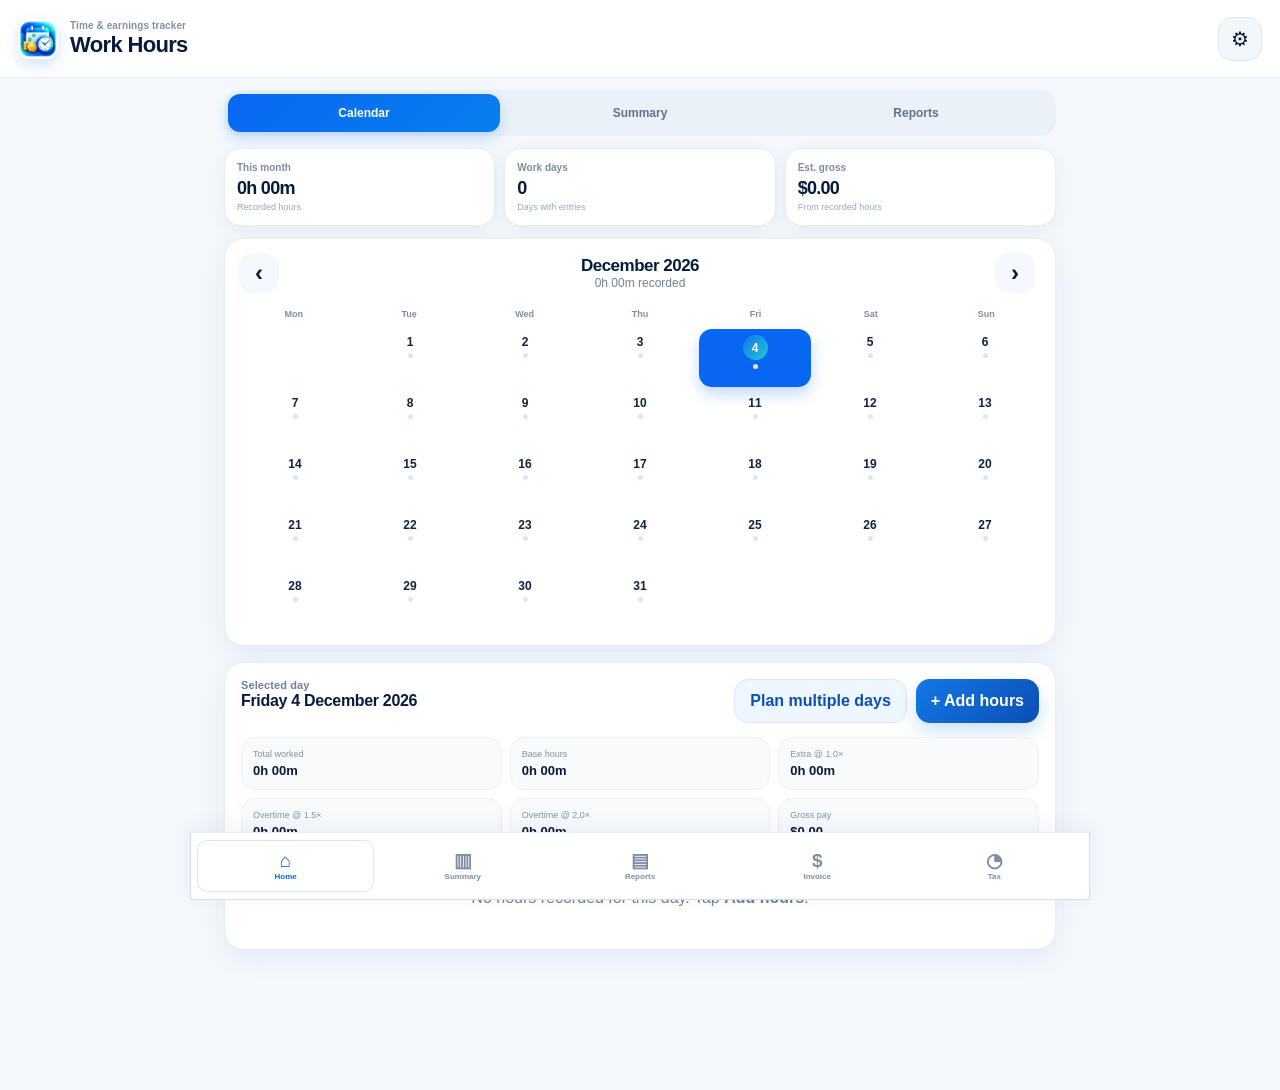
<file: index.html>
<!doctype html>
<html lang="en">
<head>
  <meta charset="utf-8">
  <meta name="viewport" content="width=device-width, initial-scale=1, viewport-fit=cover">
  <meta name="theme-color" content="#0b4fb3">
  <meta name="apple-mobile-web-app-capable" content="yes">
  <meta name="apple-mobile-web-app-status-bar-style" content="black-translucent">
  <title>Work Hours</title>
  <link rel="manifest" href="manifest.json?v=20">
  <link rel="icon" type="image/png" sizes="192x192" href="icons/work-hours-v14-192.png">
  <link rel="apple-touch-icon" sizes="180x180" href="icons/work-hours-v14-180.png">
  <link rel="stylesheet" href="css/style.css?v=20">
</head>
<body>
<header class="topbar">
  <div>
    <div class="eyebrow">Time & earnings tracker</div>
    <h1>Work Hours</h1>
  </div>
  <button id="installBtn" class="ghost hidden">Install</button>
  <a class="top-settings-btn" href="settings.html" aria-label="Settings" title="Settings">⚙</a>
</header>

<main class="container">
  <nav class="view-tabs" aria-label="Primary views">
    <a href="index.html" class="active">Calendar</a>
    <a href="salary.html" class="">Summary</a>
    <a href="timesheets.html" class="">Reports</a>
  </nav>
  <section class="calendar-overview">
    <div><span>This month</span><strong id="overviewHours">0h 00m</strong><small>Recorded hours</small></div>
    <div><span>Work days</span><strong id="overviewDays">0</strong><small>Days with entries</small></div>
    <div><span>Est. gross</span><strong id="overviewGross">$0.00</strong><small>From recorded hours</small></div>
  </section>

  <section class="card calendar-card">
    <div class="calendar-header">
      <button id="prevMonth" class="calendar-nav" aria-label="Previous month">‹</button>
      <div>
        <h2 id="monthTitle"></h2>
        <div id="monthSummary" class="muted small"></div>
      </div>
      <button id="nextMonth" class="calendar-nav" aria-label="Next month">›</button>
    </div>

    <div class="calendar-weekdays">
      <span>Mon</span><span>Tue</span><span>Wed</span><span>Thu</span>
      <span>Fri</span><span>Sat</span><span>Sun</span>
    </div>
    <div id="calendarGrid" class="calendar-grid"></div>
  </section>

  <section class="card selected-day-card">
    <div class="section-head">
      <div>
        <div class="eyebrow dark">Selected day</div>
        <h2 id="selectedDateTitle">Select a date</h2>
      </div>
      <div class="selected-day-actions">
        <button id="bulkHoursBtn" class="secondary">Plan multiple days</button>
        <button id="addHoursBtn" class="primary" disabled>+ Add hours</button>
      </div>
    </div>

    <div id="daySummary" class="day-summary hidden">
      <div><span>Total worked</span><strong id="selectedHours">0h 00m</strong></div>
      <div><span>Base hours</span><strong id="selectedBase">0h 00m</strong></div>
      <div><span>Extra @ 1.0×</span><strong id="selectedExtraNormal">0h 00m</strong></div>
      <div><span>Overtime @ 1.5×</span><strong id="selectedOT15">0h 00m</strong></div>
      <div><span>Overtime @ 2.0×</span><strong id="selectedOT20">0h 00m</strong></div>
      <div><span>Gross pay</span><strong id="selectedPay">$0.00</strong></div>
    </div>
    <div id="selectedEntries" class="selected-entries">
      <div class="empty">Tap a day in the calendar to add or edit your hours.</div>
    </div>
  </section>

  <dialog id="entryDialog">
    <form id="entryForm" class="dialog-form">
      <h2 id="dialogTitle">Add hours</h2>
      <input type="hidden" id="entryId">
      <label>Date<input type="date" id="entryDate" required></label>
      <div class="work-periods-box">
        <div class="work-periods-head">
          <strong>Work periods</strong>
          <button type="button" id="addWorkPeriodBtn" class="secondary small-btn">+ Add work period</button>
        </div>
        <p class="small muted">Use another period if you leave work and come back later.</p>
        <div id="workPeriods">
          <div class="work-period-row">
            <label>Start time<input type="time" class="period-start" id="entryStart" required></label>
            <label>Finish time<input type="time" class="period-end" id="entryEnd" required></label>
          </div>
        </div>
      </div>
      <label>Break minutes<input type="number" id="entryBreak" min="0" step="1" value="30"></label>

      <label class="travel-rate-toggle">
        <input type="checkbox" id="entryTravelAll15">
        <span><strong>Travel day</strong><small>Pay all worked hours at 1.5×</small></span>
      </label>

      <div class="pay-split-box" id="manualRateSplit">
        <div class="pay-split-title">Pay-rate split</div>
        <p class="small muted">Enter only the hours paid differently. Any remaining worked hours stay at the normal base rate.</p>
        <label>Extra hours — normal rate (1.0×)
          <input type="number" id="entryExtraNormal" min="0" step="0.25" value="0">
        </label>
        <label>Overtime hours — 1.5×
          <input type="number" id="entryOT15" min="0" step="0.25" value="0">
        </label>
        <label>Overtime hours — 2.0×
          <input type="number" id="entryOT20" min="0" step="0.25" value="0">
        </label>
        <div id="splitWarning" class="warning-text hidden"></div>
      </div>

      <label>Notes<textarea id="entryNotes" rows="3" placeholder="Job, project or notes"></textarea></label>

      <div id="entryPreview" class="entry-preview">
        <div><span>Total hours</span><strong id="previewHours">0h 00m</strong></div>
        <div><span>Estimated gross</span><strong id="previewPay">$0.00</strong></div>
        <div><span>Extra @ 1.0×</span><strong id="previewExtraNormal">0h 00m</strong></div>
        <div><span>OT @ 1.5× / 2.0×</span><strong id="previewOT">0h 00m / 0h 00m</strong></div>
      </div>

      <div class="dialog-actions">
        <button type="button" id="deleteEntryBtn" class="danger hidden">Delete</button>
        <span class="spacer"></span>
        <button type="button" id="cancelDialogBtn" class="ghost">Cancel</button>
        <button type="submit" class="primary">Save</button>
      </div>
    </form>
  </dialog>


  <dialog id="bulkEntryDialog">
    <form id="bulkEntryForm" class="dialog-form">
      <div>
        <div class="eyebrow dark">Bulk work planner</div>
        <h2>Plan multiple work days</h2>
        <p class="small muted">Create the same standard work entry across a date range. Existing days are skipped automatically so nothing is overwritten.</p>
      </div>

      <div class="two-col">
        <label>From date<input type="date" id="bulkStartDate" required></label>
        <label>To date<input type="date" id="bulkEndDate" required></label>
      </div>

      <div class="bulk-weekdays-box">
        <strong>Work days</strong>
        <div class="bulk-weekdays">
          <label><input type="checkbox" value="1" checked>Mon</label>
          <label><input type="checkbox" value="2" checked>Tue</label>
          <label><input type="checkbox" value="3" checked>Wed</label>
          <label><input type="checkbox" value="4" checked>Thu</label>
          <label><input type="checkbox" value="5" checked>Fri</label>
          <label><input type="checkbox" value="6">Sat</label>
          <label><input type="checkbox" value="0">Sun</label>
        </div>
      </div>

      <div class="two-col">
        <label>Start time<input type="time" id="bulkStartTime" value="07:00" required></label>
        <label>Finish time<input type="time" id="bulkEndTime" value="15:30" required></label>
      </div>

      <label>Break minutes<input type="number" id="bulkBreak" min="0" step="1" value="30" required></label>
      <label>Notes<textarea id="bulkNotes" rows="2" placeholder="Optional note for all planned days"></textarea></label>

      <label class="check-row bulk-safe-option">
        <input type="checkbox" id="bulkSkipExisting" checked disabled>
        <span><strong>Skip dates that already contain work entries</strong><small>Existing entries will never be changed by this planner.</small></span>
      </label>

      <div id="bulkPreview" class="bulk-preview"></div>

      <div class="dialog-actions">
        <span class="spacer"></span>
        <button type="button" id="cancelBulkBtn" class="ghost">Cancel</button>
        <button type="submit" class="primary">Create work days</button>
      </div>
    </form>
  </dialog>

  <nav class="bottom-nav app-bottom-nav">
    <a href="index.html" class="active"><span class="nav-glyph">⌂</span><span>Home</span></a>
    <a href="salary.html" class=""><span class="nav-glyph">▥</span><span>Summary</span></a>
    <a href="timesheets.html" class=""><span class="nav-glyph">▤</span><span>Reports</span></a>
    <a href="invoice.html" class=""><span class="nav-glyph">$</span><span>Invoice</span></a>
    <a href="tax-year.html" class=""><span class="nav-glyph">◔</span><span>Tax</span></a>
  </nav>
</main>

<script src="js/db.js?v=20"></script>
<script src="js/app.js?v=20"></script>
</body>
</html>
</file>
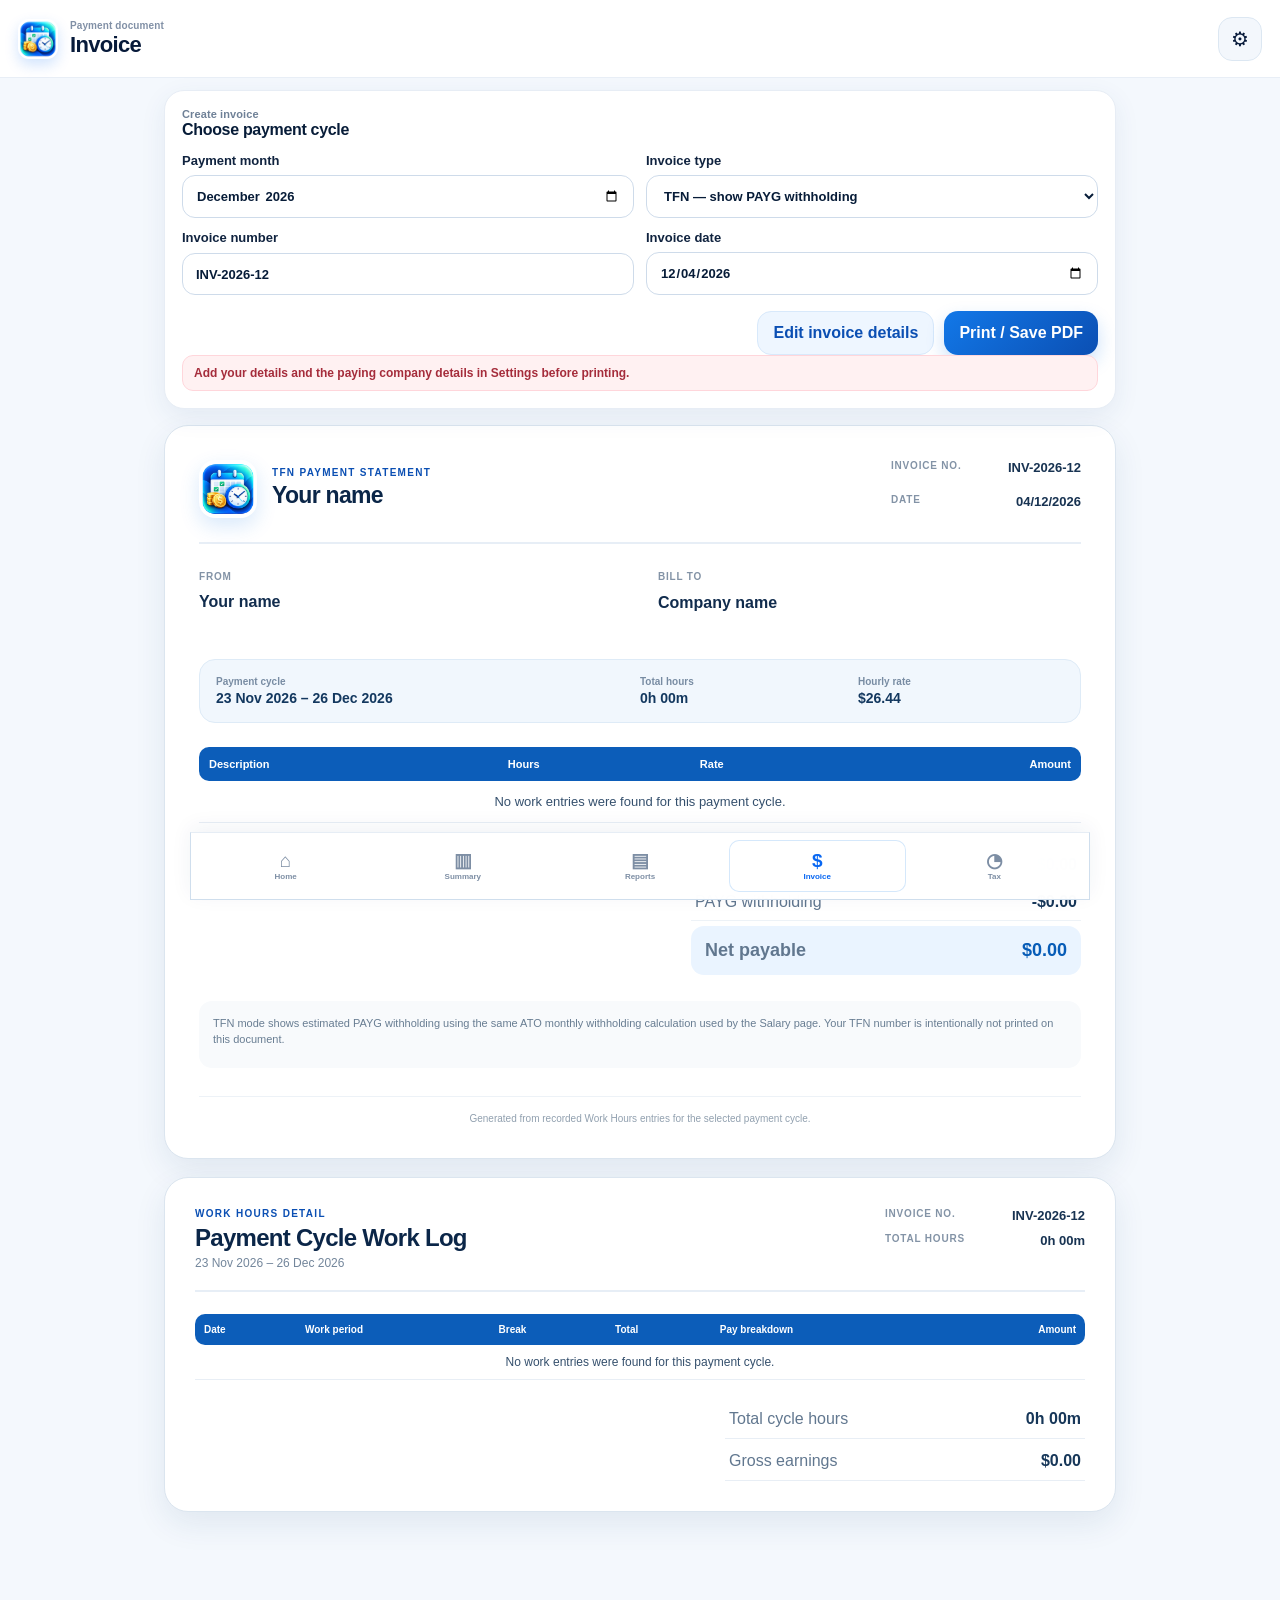
<file: invoice.html>
<!doctype html>
<html lang="en">
<head>
  <meta charset="utf-8">
  <meta name="viewport" content="width=device-width, initial-scale=1, viewport-fit=cover">
  <meta name="theme-color" content="#0b4fb3">
  <title>Invoice · Work Hours</title>
  <link rel="manifest" href="manifest.json?v=20">
  <link rel="icon" type="image/png" sizes="192x192" href="icons/work-hours-v14-192.png">
  <link rel="apple-touch-icon" sizes="180x180" href="icons/work-hours-v14-180.png">
  <link rel="stylesheet" href="css/style.css?v=20">
</head>
<body>
<header class="topbar invoice-app-header">
  <div><div class="eyebrow">Payment document</div><h1>Invoice</h1></div>
  <a class="top-settings-btn" href="settings.html" aria-label="Settings" title="Settings">⚙</a>
</header>

<main class="container invoice-page">
  <section class="card invoice-controls no-print">
    <div class="section-head">
      <div>
        <div class="eyebrow dark">Create invoice</div>
        <h2>Choose payment cycle</h2>
      </div>
    </div>

    <div class="invoice-control-grid">
      <label>Payment month
        <input type="month" id="invoiceMonth">
      </label>
      <label>Invoice type
        <select id="invoiceType">
          <option value="TFN">TFN — show PAYG withholding</option>
          <option value="ABN">ABN — gross only</option>
        </select>
      </label>
      <label>Invoice number
        <input type="text" id="invoiceNumber" placeholder="INV-2026-10">
      </label>
      <label>Invoice date
        <input type="date" id="invoiceDate">
      </label>
    </div>

    <div class="invoice-actions">
      <a class="secondary invoice-settings-link" href="settings.html#invoiceDetails">Edit invoice details</a>
      <button id="printInvoiceBtn" class="primary" type="button">Print / Save PDF</button>
    </div>
    <div id="invoiceWarning" class="warning-text hidden"></div>
  </section>

  <section id="invoiceDocument" class="invoice-document">
    <div class="invoice-doc-head">
      <div class="invoice-brand">
        <img class="invoice-app-logo print-hide" src="icons/work-hours-v14-192.png" alt="">
        <div>
          <div class="invoice-doc-label" id="documentTypeLabel">TFN PAYMENT STATEMENT</div>
          <h2 id="documentOwnerName">Your name</h2>
          <div id="documentOwnerContact" class="invoice-muted"></div>
        </div>
      </div>
      <div class="invoice-meta">
        <div><span>Invoice no.</span><strong id="documentInvoiceNumber">—</strong></div>
        <div><span>Date</span><strong id="documentInvoiceDate">—</strong></div>
      </div>
    </div>

    <div class="invoice-parties">
      <div>
        <span class="invoice-caption">FROM</span>
        <strong id="fromName">Your name</strong>
        <div id="fromBusiness"></div>
        <div id="fromAbn"></div>
        <div id="fromAddress"></div>
        <div id="fromContact"></div>
      </div>
      <div>
        <span class="invoice-caption">BILL TO</span>
        <strong id="clientName">Company name</strong>
        <div id="clientAbn"></div>
        <div id="clientAddress"></div>
        <div id="clientContact"></div>
      </div>
    </div>

    <div class="invoice-period-band">
      <div><span>Payment cycle</span><strong id="invoiceCycle">—</strong></div>
      <div><span>Total hours</span><strong id="invoiceTotalHours">0h 00m</strong></div>
      <div><span>Hourly rate</span><strong id="invoiceHourlyRate">$0.00</strong></div>
    </div>

    <div class="invoice-table-wrap">
      <table class="invoice-table">
        <thead>
          <tr>
            <th>Description</th>
            <th>Hours</th>
            <th>Rate</th>
            <th class="money">Amount</th>
          </tr>
        </thead>
        <tbody id="invoiceLineItems"></tbody>
      </table>
    </div>

    <div class="invoice-totals">
      <div><span>Gross earnings</span><strong id="invoiceGross">$0.00</strong></div>
      <div id="invoiceTaxRow"><span>PAYG withholding</span><strong id="invoiceTax">-$0.00</strong></div>
      <div id="invoiceDeductionsRow"><span>Other deductions</span><strong id="invoiceDeductions">-$0.00</strong></div>
      <div id="invoiceNetRow" class="invoice-total-final"><span>Net payable</span><strong id="invoiceNet">$0.00</strong></div>
      <div id="invoiceAbnTotalRow" class="invoice-total-final hidden"><span>Total payable</span><strong id="invoiceAbnTotal">$0.00</strong></div>
    </div>

    <div class="invoice-notes print-hide">
      <div id="invoiceModeNote"></div>
      <div id="invoiceUserNote"></div>
    </div>

    <footer class="invoice-footer print-hide">
      Generated from recorded Work Hours entries for the selected payment cycle.
    </footer>
  </section>


  <section id="invoiceWorkLog" class="invoice-worklog print-page-two">
    <div class="worklog-head">
      <div>
        <div class="invoice-doc-label">WORK HOURS DETAIL</div>
        <h2>Payment Cycle Work Log</h2>
        <div id="workLogCycle" class="invoice-muted">—</div>
      </div>
      <div class="worklog-meta">
        <div><span>Invoice no.</span><strong id="workLogInvoiceNumber">—</strong></div>
        <div><span>Total hours</span><strong id="workLogTotalHours">0h 00m</strong></div>
      </div>
    </div>

    <div class="worklog-table-wrap">
      <table class="worklog-table">
        <thead>
          <tr>
            <th>Date</th>
            <th>Work period</th>
            <th>Break</th>
            <th>Total</th>
            <th>Pay breakdown</th>
            <th class="money">Amount</th>
          </tr>
        </thead>
        <tbody id="workLogRows"></tbody>
      </table>
    </div>

    <div class="worklog-summary">
      <div><span>Total cycle hours</span><strong id="workLogSummaryHours">0h 00m</strong></div>
      <div><span>Gross earnings</span><strong id="workLogSummaryGross">$0.00</strong></div>
    </div>
  </section>

  <nav class="bottom-nav app-bottom-nav no-print">
    <a href="index.html"><span class="nav-glyph">⌂</span><span>Home</span></a>
    <a href="salary.html"><span class="nav-glyph">▥</span><span>Summary</span></a>
    <a href="timesheets.html"><span class="nav-glyph">▤</span><span>Reports</span></a>
    <a href="invoice.html" class="active"><span class="nav-glyph">$</span><span>Invoice</span></a>
    <a href="tax-year.html"><span class="nav-glyph">◔</span><span>Tax</span></a>
  </nav>
</main>

<script src="js/db.js?v=20"></script>
<script src="js/tax-table.js?v=20"></script>
<script src="js/invoice.js?v=20"></script>
</body>
</html>
</file>
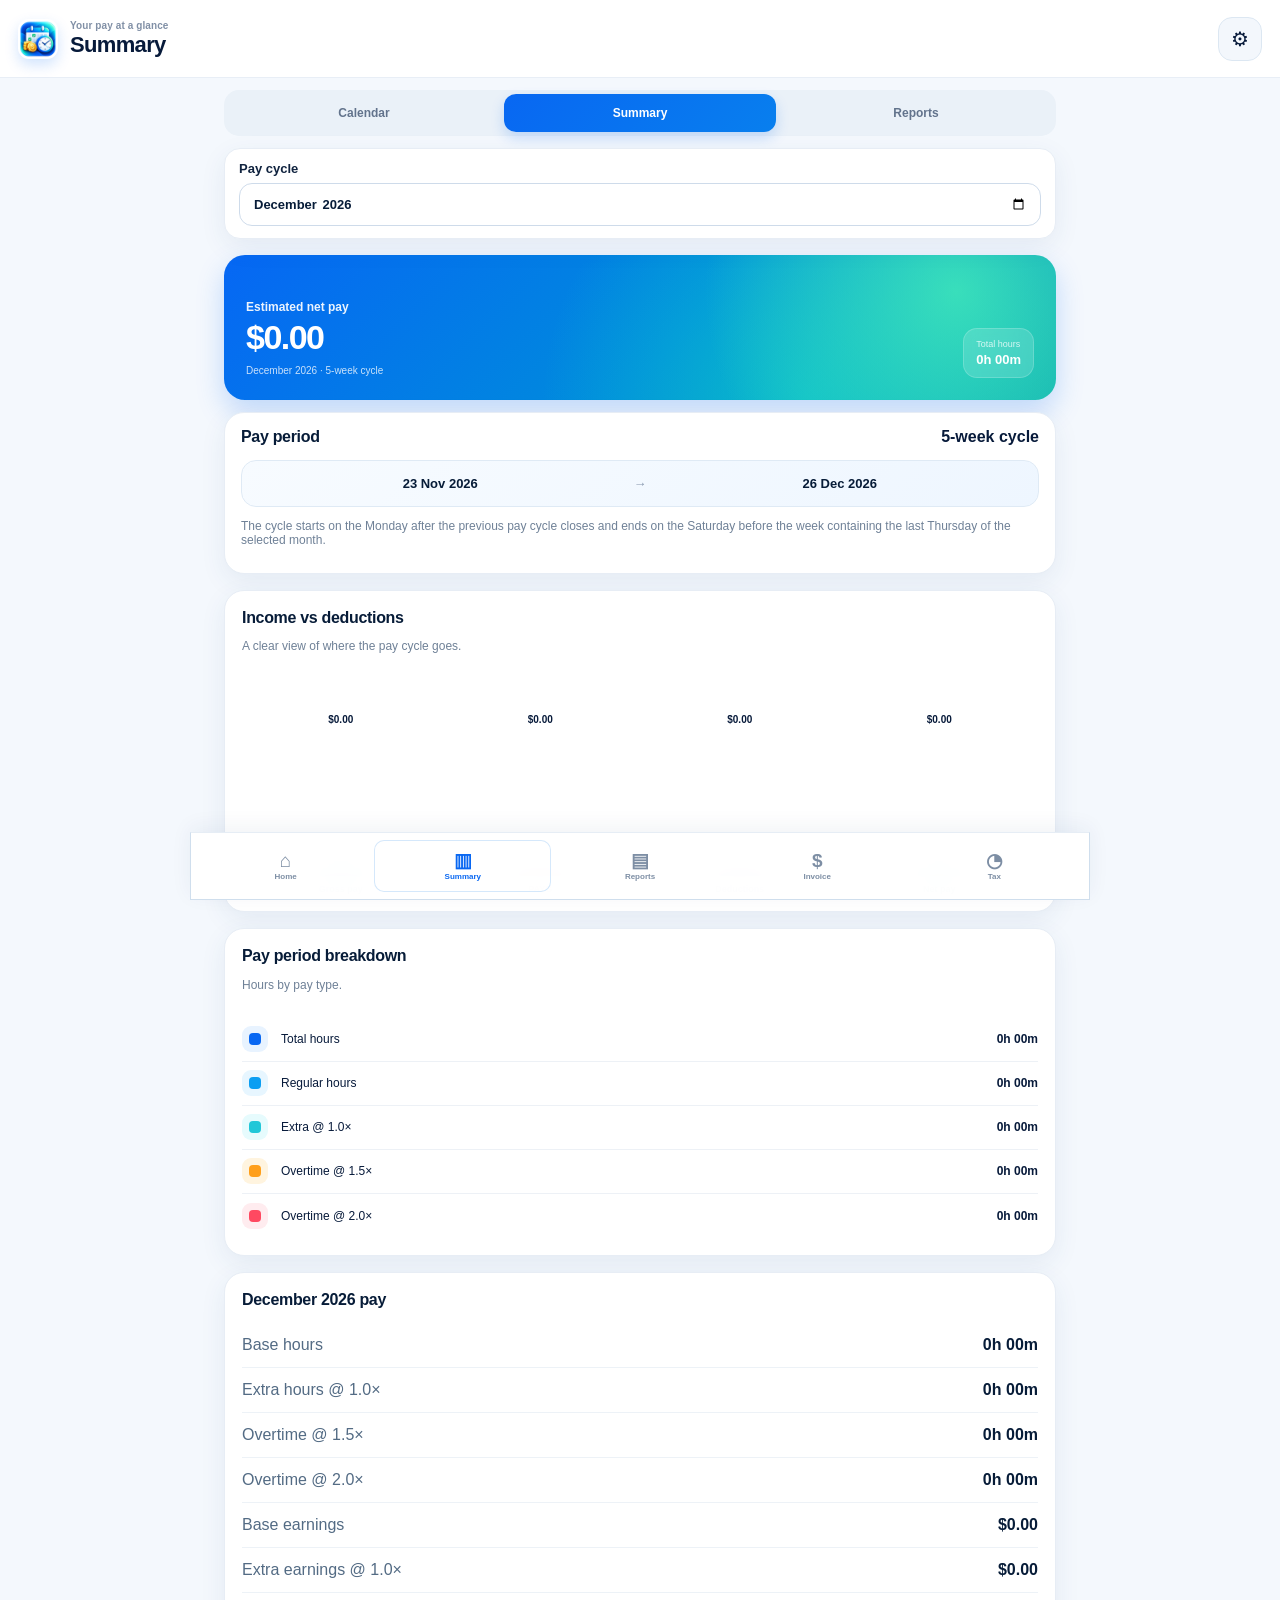
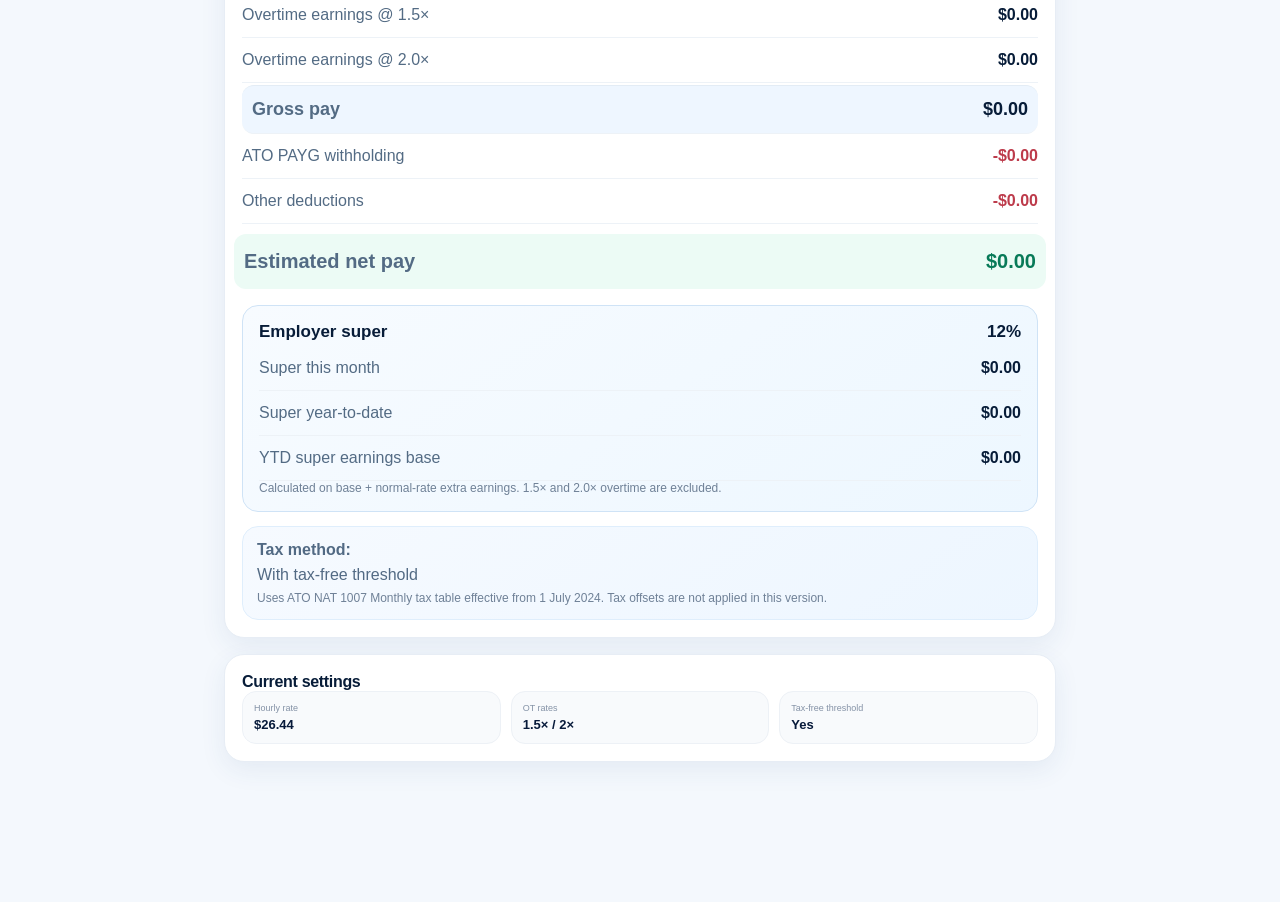
<file: salary.html>
<!doctype html>
<html lang="en">
<head>
  <meta charset="utf-8">
  <meta name="viewport" content="width=device-width, initial-scale=1, viewport-fit=cover">
  <meta name="theme-color" content="#0b4fb3">
  <title>Salary</title>
  <link rel="manifest" href="manifest.json?v=20">
  <link rel="icon" type="image/png" sizes="192x192" href="icons/work-hours-v14-192.png">
  <link rel="apple-touch-icon" sizes="180x180" href="icons/work-hours-v14-180.png">
  <link rel="stylesheet" href="css/style.css?v=20">
</head>
<body>
<header class="topbar">
  <div><div class="eyebrow">Your pay at a glance</div><h1>Summary</h1></div>
  <a class="top-settings-btn" href="settings.html" aria-label="Settings" title="Settings">⚙</a>
</header>

<main class="container">
  <nav class="view-tabs" aria-label="Primary views">
    <a href="index.html" class="">Calendar</a>
    <a href="salary.html" class="active">Summary</a>
    <a href="timesheets.html" class="">Reports</a>
  </nav>
  <section class="card filters">
    <label>Pay cycle
      <input type="month" id="salaryMonth">
    </label>
  </section>

  <section class="pay-hero-card">
    <div class="pay-hero-copy">
      <span>Estimated net pay</span>
      <strong id="heroNetPay">$0.00</strong>
      <small id="heroPayPeriod">Selected pay cycle</small>
    </div>
    <div class="hero-pill"><span>Total hours</span><strong id="heroTotalHours">0h 00m</strong></div>
  </section>

  <section class="card pay-cycle-card">
    <div class="section-head">
      <h2>Pay period</h2>
      <strong id="cycleWeeks">—</strong>
    </div>
    <div class="cycle-range">
      <span id="cycleStart">—</span>
      <span class="cycle-arrow">→</span>
      <span id="cycleEnd">—</span>
    </div>
    <p class="small muted">
      The cycle starts on the Monday after the previous pay cycle closes and ends on the Saturday before the week containing the last Thursday of the selected month.
    </p>
  </section>

  <section class="card visual-card">
    <div class="section-head">
      <div><h2>Income vs deductions</h2><p class="small muted">A clear view of where the pay cycle goes.</p></div>
    </div>
    <div id="incomeDeductionChart" class="money-chart" aria-label="Income and deduction chart"></div>
  </section>

  <section class="card visual-card">
    <div class="section-head"><div><h2>Pay period breakdown</h2><p class="small muted">Hours by pay type.</p></div></div>
    <div id="payHoursBreakdown" class="breakdown-list"></div>
  </section>

  <section class="card salary-card">
    <div class="section-head"><h2 id="salaryTitle">Pay summary</h2></div>
    <div class="salary-row"><span>Base hours</span><strong id="baseHours">0h 00m</strong></div>
    <div class="salary-row"><span>Extra hours @ 1.0×</span><strong id="extraNormalHours">0h 00m</strong></div>
    <div class="salary-row"><span>Overtime @ 1.5×</span><strong id="overtime15Hours">0h 00m</strong></div>
    <div class="salary-row"><span>Overtime @ 2.0×</span><strong id="overtime20Hours">0h 00m</strong></div>
    <div class="salary-row"><span>Base earnings</span><strong id="basePay">$0.00</strong></div>
    <div class="salary-row"><span>Extra earnings @ 1.0×</span><strong id="extraNormalPay">$0.00</strong></div>
    <div class="salary-row"><span>Overtime earnings @ 1.5×</span><strong id="overtime15Pay">$0.00</strong></div>
    <div class="salary-row"><span>Overtime earnings @ 2.0×</span><strong id="overtime20Pay">$0.00</strong></div>
    <div class="salary-row total"><span>Gross pay</span><strong id="grossPay">$0.00</strong></div>
    <div class="salary-row deduction"><span>ATO PAYG withholding</span><strong id="taxPay">-$0.00</strong></div>
    <div class="salary-row deduction"><span>Other deductions</span><strong id="otherDeductions">-$0.00</strong></div>
    <div class="salary-row net"><span>Estimated net pay</span><strong id="netPay">$0.00</strong></div>

    <div class="super-box">
      <div class="super-title">
        <span>Employer super</span>
        <strong id="superRateDisplay">12%</strong>
      </div>
      <div class="salary-row"><span>Super this month</span><strong id="monthlySuper">$0.00</strong></div>
      <div class="salary-row"><span>Super year-to-date</span><strong id="ytdSuper">$0.00</strong></div>
      <div class="salary-row"><span>YTD super earnings base</span><strong id="ytdSuperBase">$0.00</strong></div>
      <div class="small muted" id="superBasisNote"></div>
    </div>

    <div class="tax-note">
      <strong>Tax method:</strong>
      <span id="taxMethod"></span>
      <div class="small muted">Uses ATO NAT 1007 Monthly tax table effective from 1 July 2024. Tax offsets are not applied in this version.</div>
    </div>
  </section>

  <section class="card">
    <h2>Current settings</h2>
    <div class="stats three">
      <div><span>Hourly rate</span><strong id="rateDisplay">$0.00</strong></div>
      <div><span>OT rates</span><strong id="otDisplay">1.5× / 2.0×</strong></div>
      <div><span>Tax-free threshold</span><strong id="thresholdDisplay">Yes</strong></div>
    </div>
  </section>

  <nav class="bottom-nav app-bottom-nav">
    <a href="index.html" class=""><span class="nav-glyph">⌂</span><span>Home</span></a>
    <a href="salary.html" class="active"><span class="nav-glyph">▥</span><span>Summary</span></a>
    <a href="timesheets.html" class=""><span class="nav-glyph">▤</span><span>Reports</span></a>
    <a href="invoice.html" class=""><span class="nav-glyph">$</span><span>Invoice</span></a>
    <a href="tax-year.html" class=""><span class="nav-glyph">◔</span><span>Tax</span></a>
  </nav>
</main>

<script src="js/db.js?v=20"></script>
<script src="js/tax-table.js?v=20"></script>
<script src="js/salary.js?v=20"></script>
</body>
</html>
</file>
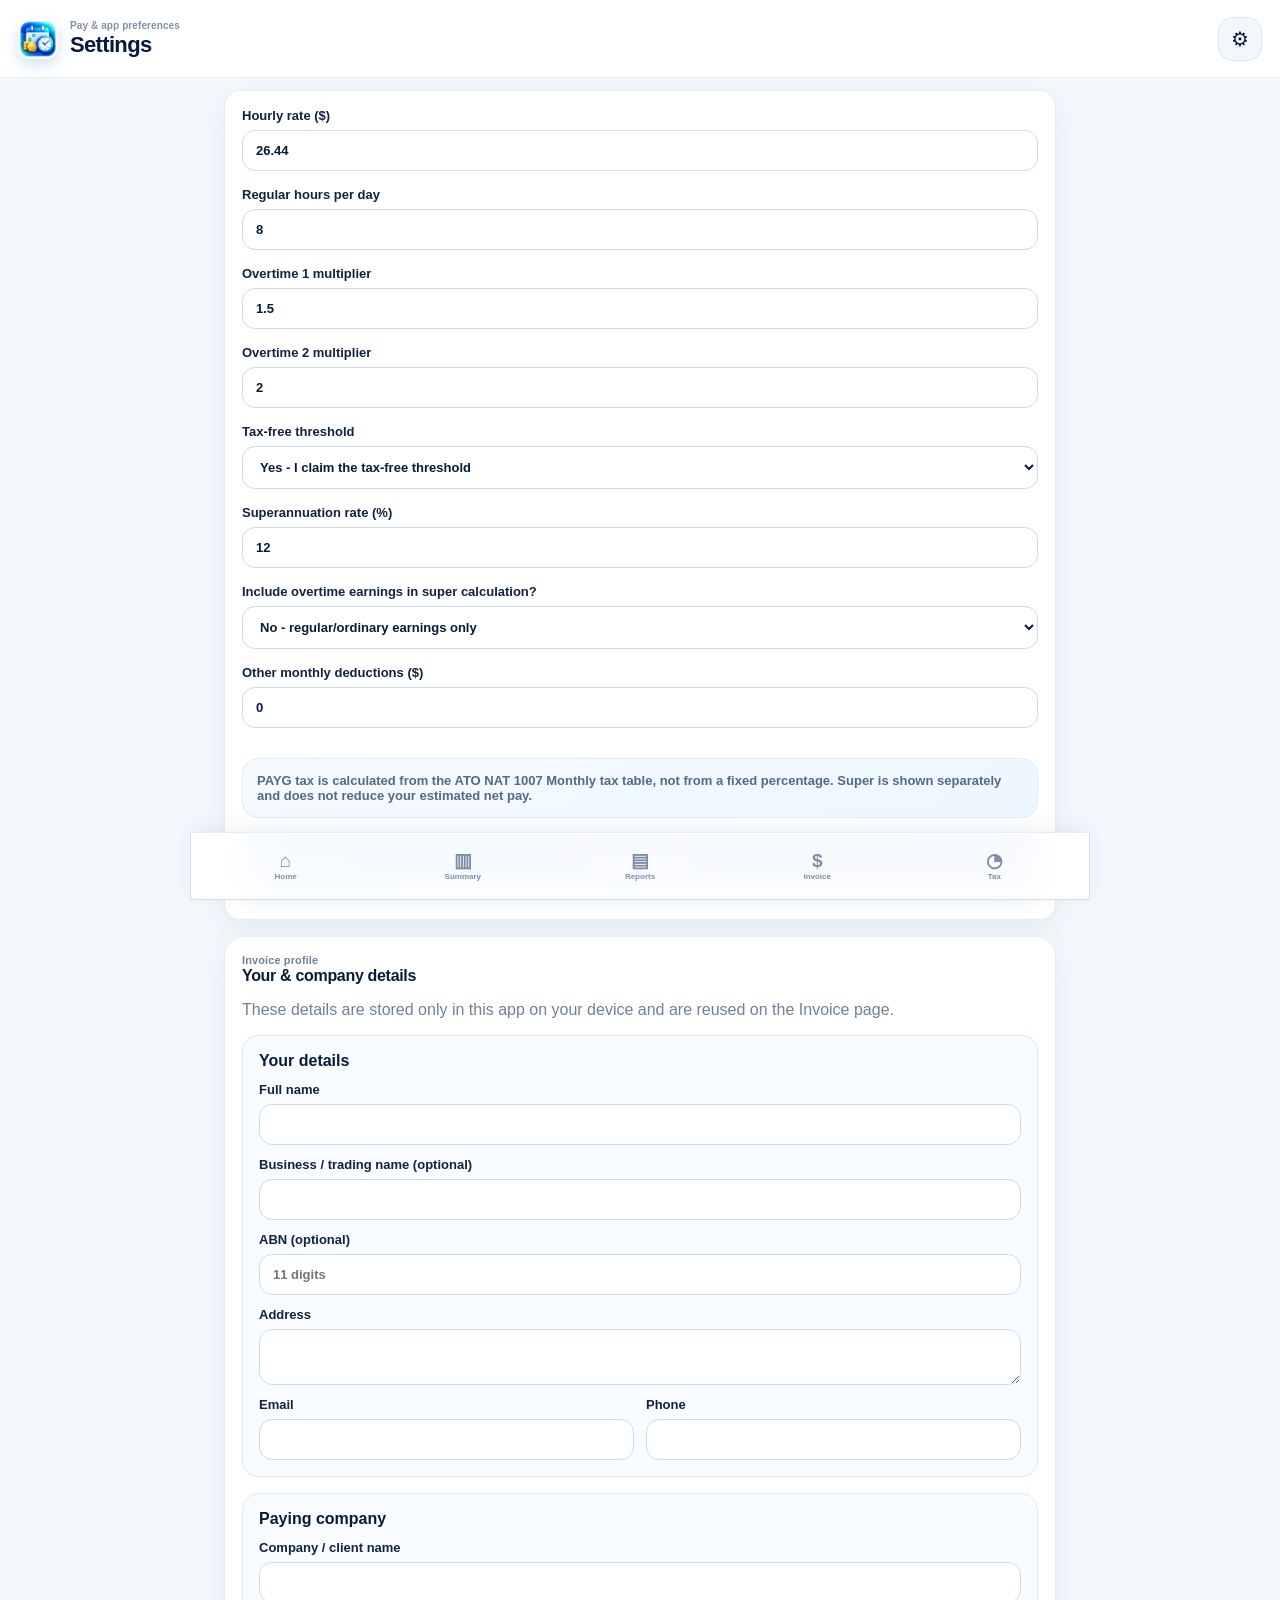
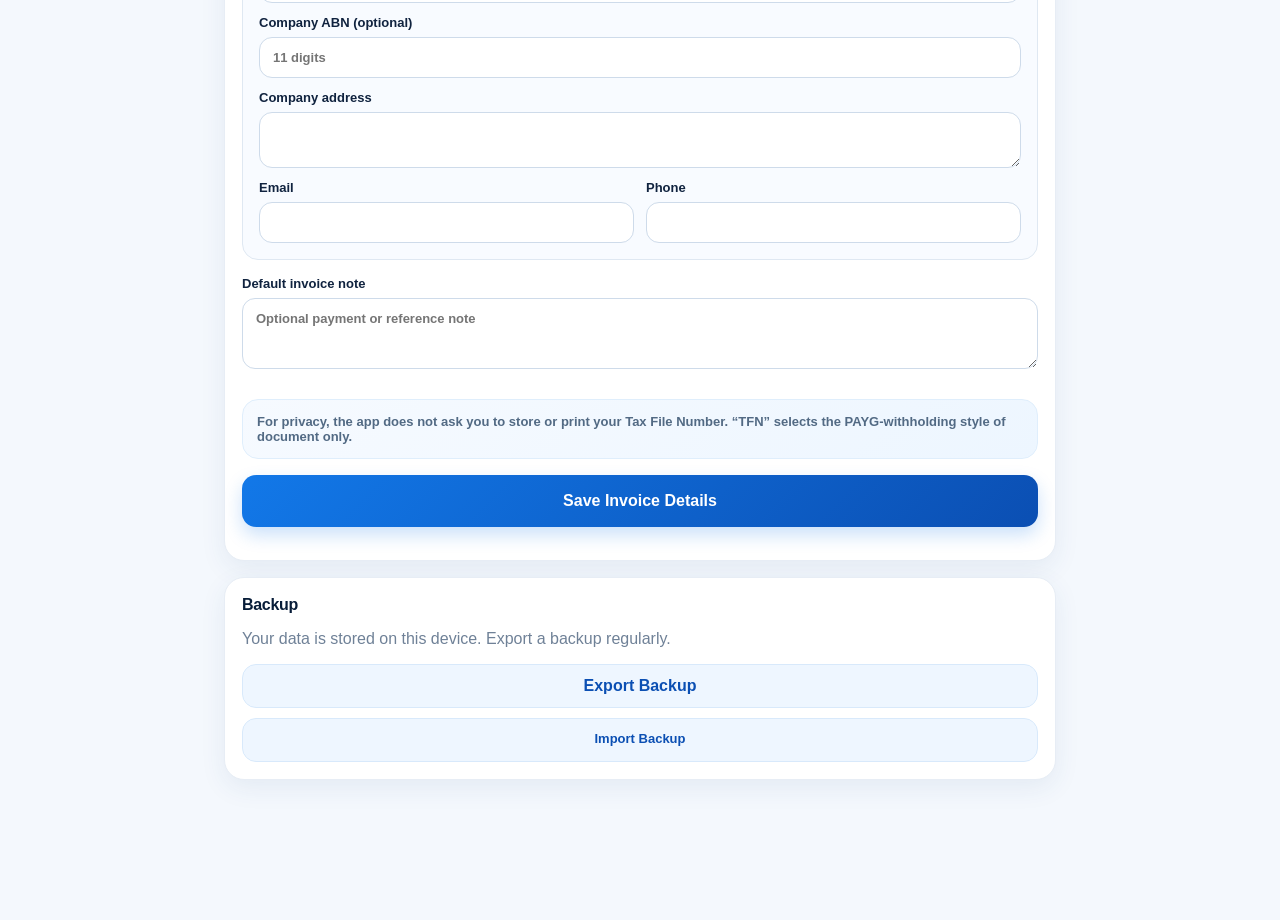
<file: settings.html>
<!doctype html>
<html lang="en">
<head>
  <meta charset="utf-8">
  <meta name="viewport" content="width=device-width, initial-scale=1, viewport-fit=cover">
  <meta name="theme-color" content="#0b4fb3">
  <title>Settings</title>
  <link rel="manifest" href="manifest.json?v=20">
  <link rel="icon" type="image/png" sizes="192x192" href="icons/work-hours-v14-192.png">
  <link rel="apple-touch-icon" sizes="180x180" href="icons/work-hours-v14-180.png">
  <link rel="stylesheet" href="css/style.css?v=20">
</head>
<body>
<header class="topbar">
  <div><div class="eyebrow">Pay & app preferences</div><h1>Settings</h1></div>
  <a class="top-settings-btn" href="settings.html" aria-label="Settings" title="Settings">⚙</a>
</header>

<main class="container">
  <form id="settingsForm" class="card form-card">
    <label>Hourly rate ($)
      <input type="number" id="hourlyRate" min="0" step="0.01" required>
    </label>
    <label>Regular hours per day
      <input type="number" id="regularHoursPerDay" min="0" step="0.25" required>
    </label>
    <label>Overtime 1 multiplier
      <input type="number" id="overtime15Multiplier" min="1" step="0.1" required>
    </label>
    <label>Overtime 2 multiplier
      <input type="number" id="overtime20Multiplier" min="1" step="0.1" required>
    </label>
    <label>Tax-free threshold
      <select id="claimsTaxFreeThreshold">
        <option value="true">Yes - I claim the tax-free threshold</option>
        <option value="false">No - I do not claim the tax-free threshold</option>
      </select>
    </label>

    <label>Superannuation rate (%)
      <input type="number" id="superRate" min="0" max="100" step="0.01" required>
    </label>

    <label>Include overtime earnings in super calculation?
      <select id="includeOvertimeInSuper">
        <option value="false">No - regular/ordinary earnings only</option>
        <option value="true">Yes - include overtime earnings</option>
      </select>
    </label>

    <label>Other monthly deductions ($)
      <input type="number" id="otherDeductions" min="0" step="0.01" required>
    </label>
    <div class="info-box">
      PAYG tax is calculated from the ATO NAT 1007 Monthly tax table, not from a fixed percentage.
      Super is shown separately and does not reduce your estimated net pay.
    </div>
    <button class="primary big" type="submit">Save Settings</button>
    <div id="saveMessage" class="success-text"></div>
  </form>


  <section id="invoiceDetails" class="card invoice-settings-card">
    <div class="section-head">
      <div>
        <div class="eyebrow dark">Invoice profile</div>
        <h2>Your & company details</h2>
      </div>
    </div>
    <p class="muted">These details are stored only in this app on your device and are reused on the Invoice page.</p>
    <form id="invoiceProfileForm" class="form-card">
      <div class="invoice-settings-group">
        <h3>Your details</h3>
        <label>Full name<input type="text" id="yourName" autocomplete="name"></label>
        <label>Business / trading name (optional)<input type="text" id="yourBusiness"></label>
        <label>ABN (optional)<input type="text" id="yourAbn" inputmode="numeric" placeholder="11 digits"></label>
        <label>Address<textarea id="yourAddress" rows="2"></textarea></label>
        <div class="two-col">
          <label>Email<input type="email" id="yourEmail" autocomplete="email"></label>
          <label>Phone<input type="tel" id="yourPhone" autocomplete="tel"></label>
        </div>
      </div>

      <div class="invoice-settings-group">
        <h3>Paying company</h3>
        <label>Company / client name<input type="text" id="clientName"></label>
        <label>Company ABN (optional)<input type="text" id="clientAbn" inputmode="numeric" placeholder="11 digits"></label>
        <label>Company address<textarea id="clientAddress" rows="2"></textarea></label>
        <div class="two-col">
          <label>Email<input type="email" id="clientEmail"></label>
          <label>Phone<input type="tel" id="clientPhone"></label>
        </div>
      </div>

      <label>Default invoice note
        <textarea id="invoiceNote" rows="3" placeholder="Optional payment or reference note"></textarea>
      </label>
      <div class="info-box">For privacy, the app does not ask you to store or print your Tax File Number. “TFN” selects the PAYG-withholding style of document only.</div>
      <button class="primary big" type="submit">Save Invoice Details</button>
      <div id="invoiceProfileMessage" class="success-text"></div>
    </form>
  </section>

  <section class="card">
    <h2>Backup</h2>
    <p class="muted">Your data is stored on this device. Export a backup regularly.</p>
    <div class="stack">
      <button id="backupBtn" class="secondary">Export Backup</button>
      <label class="file-button">Import Backup
        <input type="file" id="restoreInput" accept="application/json" hidden>
      </label>
    </div>
  </section>

  <nav class="bottom-nav app-bottom-nav">
    <a href="index.html" class=""><span class="nav-glyph">⌂</span><span>Home</span></a>
    <a href="salary.html" class=""><span class="nav-glyph">▥</span><span>Summary</span></a>
    <a href="timesheets.html" class=""><span class="nav-glyph">▤</span><span>Reports</span></a>
    <a href="invoice.html" class=""><span class="nav-glyph">$</span><span>Invoice</span></a>
    <a href="tax-year.html" class=""><span class="nav-glyph">◔</span><span>Tax</span></a>
  </nav>
</main>

<script src="js/db.js?v=20"></script>
<script src="js/settings.js?v=20"></script>
</body>
</html>
</file>
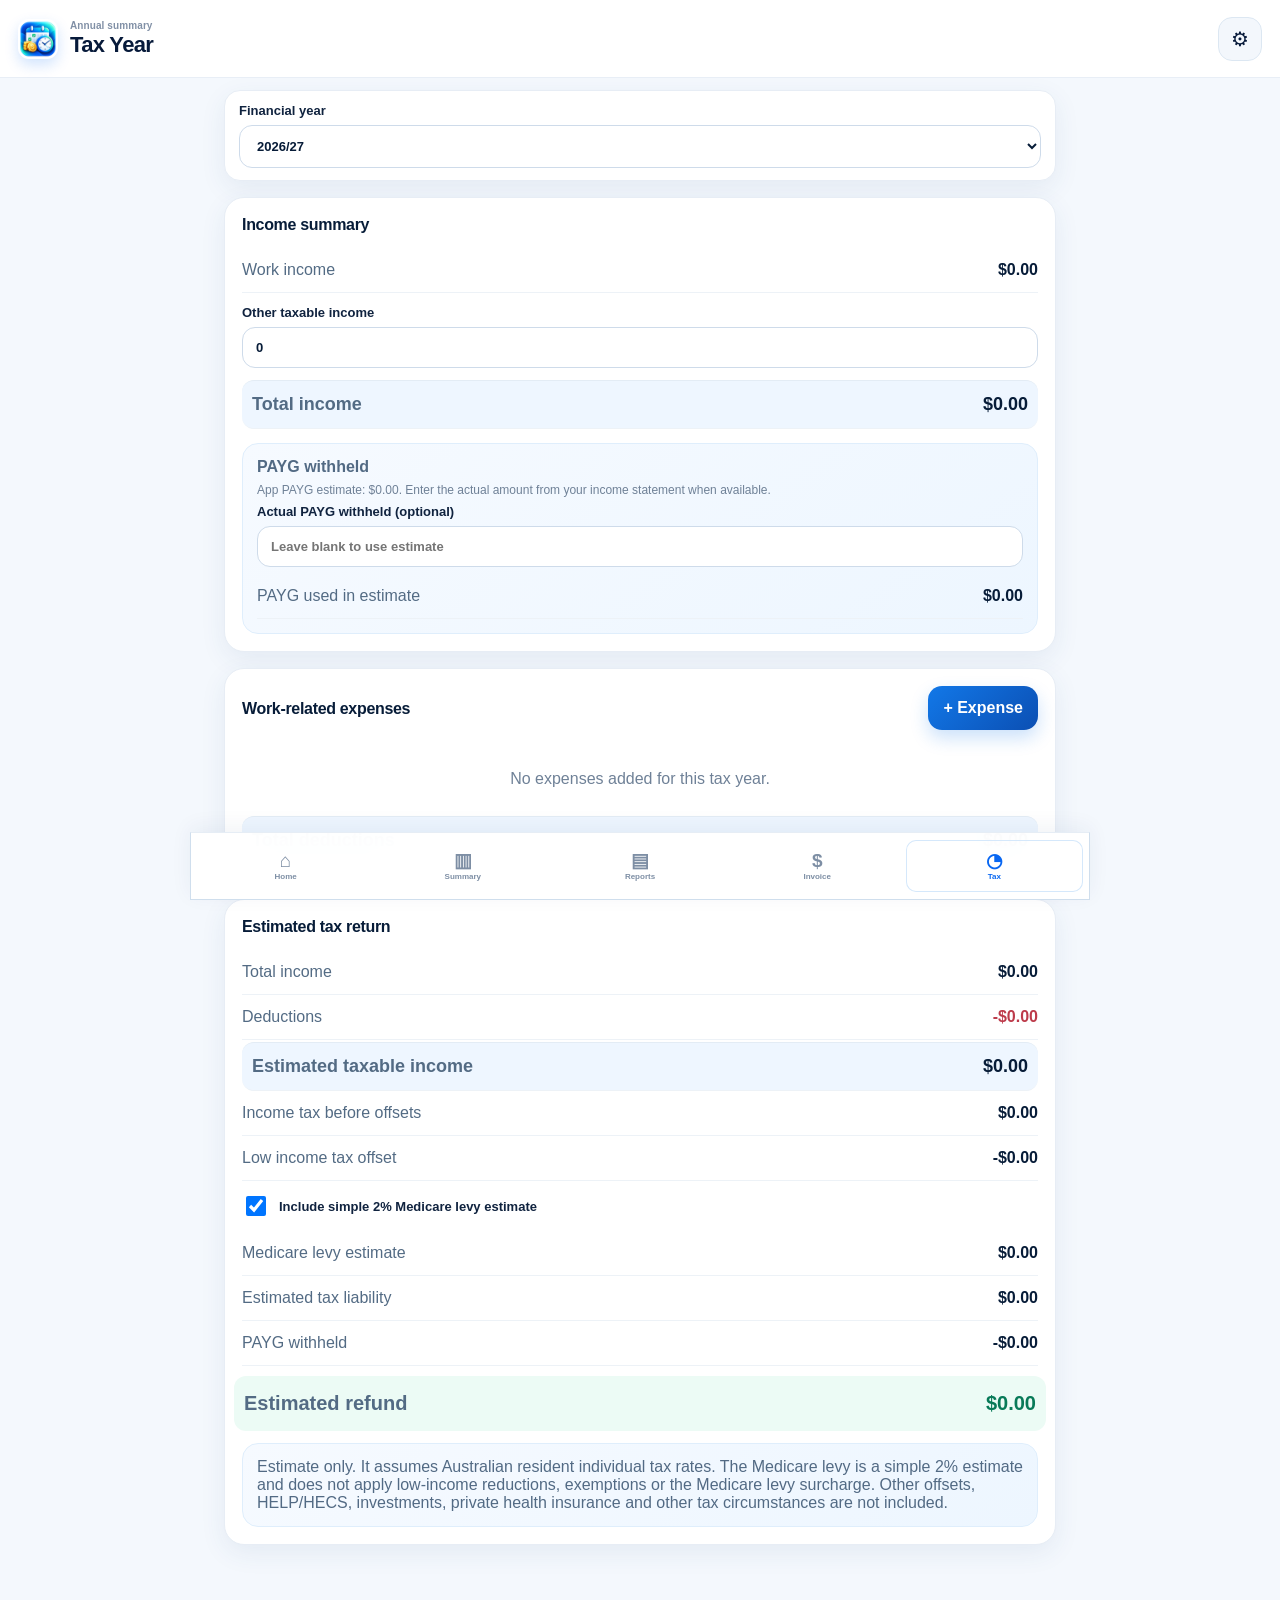
<file: tax-year.html>
<!doctype html>
<html lang="en">
<head>
  <meta charset="utf-8">
  <meta name="viewport" content="width=device-width, initial-scale=1, viewport-fit=cover">
  <meta name="theme-color" content="#0b4fb3">
  <meta name="apple-mobile-web-app-capable" content="yes">
  <meta name="apple-mobile-web-app-status-bar-style" content="black-translucent">
  <title>Tax Year</title>
  <link rel="manifest" href="manifest.json?v=20">
  <link rel="icon" type="image/png" sizes="192x192" href="icons/work-hours-v14-192.png">
  <link rel="apple-touch-icon" sizes="180x180" href="icons/work-hours-v14-180.png">
  <link rel="stylesheet" href="css/style.css?v=20">
</head>
<body>
<header class="topbar">
  <div><div class="eyebrow">Annual summary</div><h1>Tax Year</h1></div>
  <a class="top-settings-btn" href="settings.html" aria-label="Settings" title="Settings">⚙</a>
</header>

<main class="container">
  <section class="card filters">
    <label>Financial year
      <select id="taxYearSelect">
        <option value="2024-25">2024/25</option>
        <option value="2025-26">2025/26</option>
        <option value="2026-27">2026/27</option>
      </select>
    </label>
  </section>

  <section class="card">
    <div class="section-head"><h2>Income summary</h2></div>
    <div class="salary-row"><span>Work income</span><strong id="workIncome">$0.00</strong></div>
    <label class="tax-input-row">Other taxable income
      <input type="number" id="otherIncome" min="0" step="0.01" inputmode="decimal" value="0">
    </label>
    <div class="salary-row total"><span>Total income</span><strong id="totalIncome">$0.00</strong></div>
    <div class="tax-note">
      <strong>PAYG withheld</strong>
      <span id="estimatedPaygText" class="small muted">Estimated from the app's monthly PAYG table.</span>
      <label>Actual PAYG withheld (optional)
        <input type="number" id="actualPayg" min="0" step="0.01" inputmode="decimal" placeholder="Leave blank to use estimate">
      </label>
      <div class="salary-row"><span>PAYG used in estimate</span><strong id="paygUsed">$0.00</strong></div>
    </div>
  </section>

  <section class="card">
    <div class="section-head">
      <h2>Work-related expenses</h2>
      <button id="addExpenseBtn" class="primary">+ Expense</button>
    </div>
    <div id="expenseList" class="expense-list"></div>
    <div class="salary-row total"><span>Total deductions</span><strong id="totalDeductions">$0.00</strong></div>
  </section>

  <section class="card">
    <div class="section-head"><h2>Estimated tax return</h2></div>
    <div class="salary-row"><span>Total income</span><strong id="resultIncome">$0.00</strong></div>
    <div class="salary-row deduction"><span>Deductions</span><strong id="resultDeductions">-$0.00</strong></div>
    <div class="salary-row total"><span>Estimated taxable income</span><strong id="taxableIncome">$0.00</strong></div>
    <div class="salary-row"><span>Income tax before offsets</span><strong id="incomeTaxBeforeOffsets">$0.00</strong></div>
    <div class="salary-row"><span>Low income tax offset</span><strong id="lito">-$0.00</strong></div>
    <label class="check-row tax-check">
      <input type="checkbox" id="includeMedicare" checked>
      <span>Include simple 2% Medicare levy estimate</span>
    </label>
    <div class="salary-row"><span>Medicare levy estimate</span><strong id="medicareLevy">$0.00</strong></div>
    <div class="salary-row"><span>Estimated tax liability</span><strong id="taxLiability">$0.00</strong></div>
    <div class="salary-row"><span>PAYG withheld</span><strong id="resultPayg">-$0.00</strong></div>
    <div id="taxOutcomeRow" class="salary-row net"><span id="taxOutcomeLabel">Estimated refund</span><strong id="taxOutcome">$0.00</strong></div>
    <div class="info-box">
      Estimate only. It assumes Australian resident individual tax rates. The Medicare levy is a simple 2% estimate and does not apply low-income reductions, exemptions or the Medicare levy surcharge. Other offsets, HELP/HECS, investments, private health insurance and other tax circumstances are not included.
    </div>
  </section>

  <dialog id="expenseDialog">
    <form id="expenseForm" class="dialog-form">
      <h2 id="expenseDialogTitle">Add expense</h2>
      <input type="hidden" id="expenseId">
      <label>Date<input type="date" id="expenseDate" required></label>
      <label>Category
        <select id="expenseCategory" required>
          <option>Tools & equipment</option>
          <option>Vehicle & travel</option>
          <option>Phone & internet</option>
          <option>Training & courses</option>
          <option>Uniform & protective clothing</option>
          <option>Home office</option>
          <option>Union & professional fees</option>
          <option>Other</option>
        </select>
      </label>
      <label>Description<input type="text" id="expenseDescription" maxlength="120" placeholder="What was the expense for?"></label>
      <label>Deductible amount<input type="number" id="expenseAmount" min="0" step="0.01" inputmode="decimal" required></label>
      <div class="dialog-actions">
        <button type="button" id="deleteExpenseBtn" class="danger hidden">Delete</button>
        <span class="spacer"></span>
        <button type="button" id="cancelExpenseBtn" class="ghost">Cancel</button>
        <button type="submit" class="primary">Save</button>
      </div>
    </form>
  </dialog>

  <nav class="bottom-nav app-bottom-nav">
    <a href="index.html" class=""><span class="nav-glyph">⌂</span><span>Home</span></a>
    <a href="salary.html" class=""><span class="nav-glyph">▥</span><span>Summary</span></a>
    <a href="timesheets.html" class=""><span class="nav-glyph">▤</span><span>Reports</span></a>
    <a href="invoice.html" class=""><span class="nav-glyph">$</span><span>Invoice</span></a>
    <a href="tax-year.html" class="active"><span class="nav-glyph">◔</span><span>Tax</span></a>
  </nav>
</main>

<script src="js/db.js?v=20"></script>
<script src="js/tax-table.js?v=20"></script>
<script src="js/tax-year.js?v=20"></script>
</body>
</html>
</file>
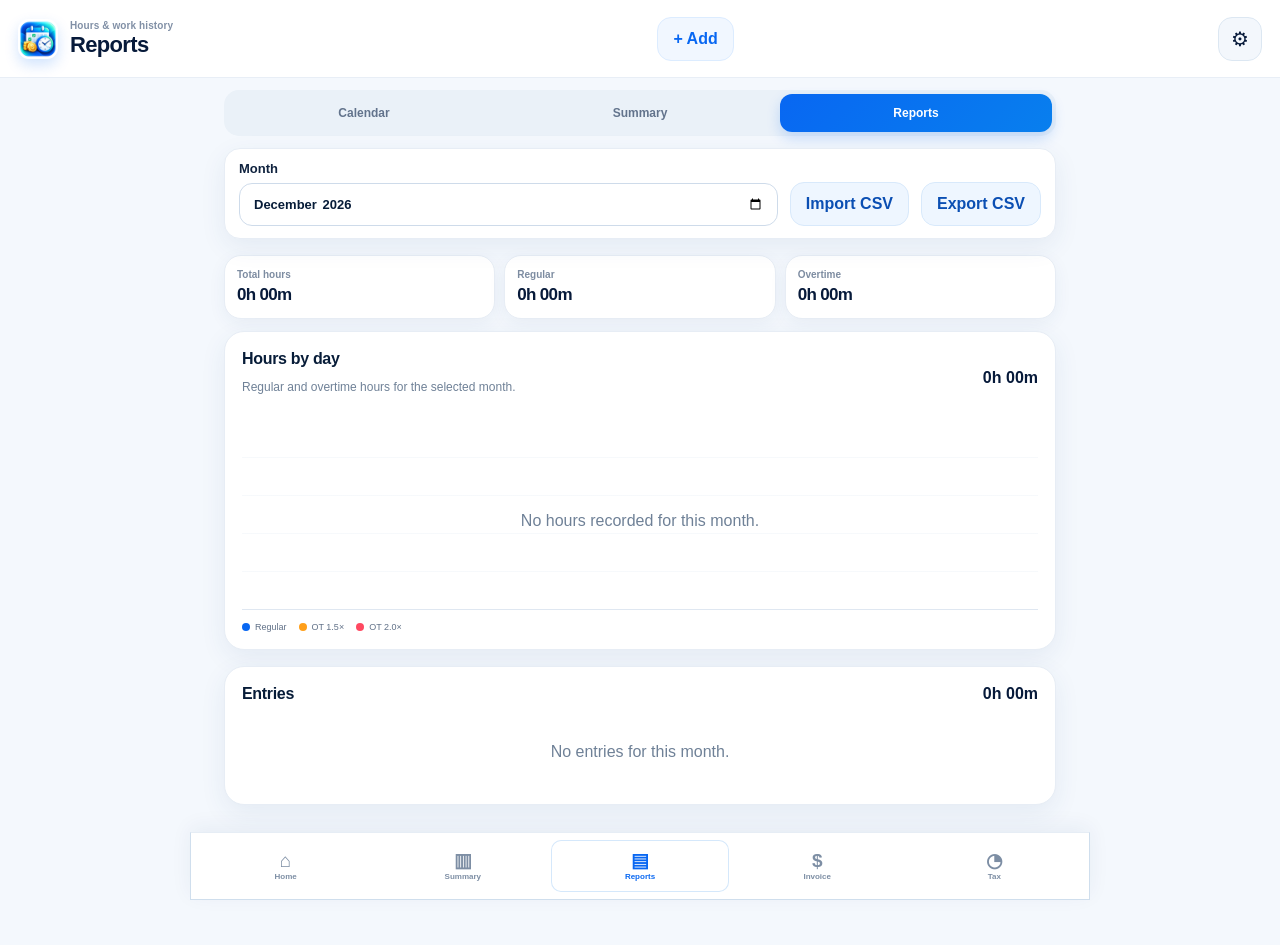
<file: timesheets.html>
<!doctype html>
<html lang="en">
<head>
  <meta charset="utf-8">
  <meta name="viewport" content="width=device-width, initial-scale=1, viewport-fit=cover">
  <meta name="theme-color" content="#0b4fb3">
  <title>Timesheets</title>
  <link rel="manifest" href="manifest.json?v=20">
  <link rel="icon" type="image/png" sizes="192x192" href="icons/work-hours-v14-192.png">
  <link rel="apple-touch-icon" sizes="180x180" href="icons/work-hours-v14-180.png">
  <link rel="stylesheet" href="css/style.css?v=20">
</head>
<body>
<header class="topbar">
  <div><div class="eyebrow">Hours & work history</div><h1>Reports</h1></div>
  <button id="addEntryBtn" class="ghost">+ Add</button>
  <a class="top-settings-btn" href="settings.html" aria-label="Settings" title="Settings">⚙</a>
</header>

<main class="container">
  <nav class="view-tabs" aria-label="Primary views">
    <a href="index.html" class="">Calendar</a>
    <a href="salary.html" class="">Summary</a>
    <a href="timesheets.html" class="active">Reports</a>
  </nav>
  <section class="card filters">
    <label>Month
      <input type="month" id="monthFilter">
    </label>
    <button id="importCsvBtn" type="button" class="secondary">Import CSV</button>
      <input type="file" id="importCsvFile" accept=".csv,text/csv" hidden>
      <button id="exportCsvBtn" class="secondary">Export CSV</button>
  </section>

  <section class="report-kpis">
    <div><span>Total hours</span><strong id="reportTotalHours">0h 00m</strong></div>
    <div><span>Regular</span><strong id="reportRegularHours">0h 00m</strong></div>
    <div><span>Overtime</span><strong id="reportOvertimeHours">0h 00m</strong></div>
  </section>

  <section class="card visual-card">
    <div class="section-head"><div><h2>Hours by day</h2><p class="small muted">Regular and overtime hours for the selected month.</p></div><strong id="chartMonthHours">0h 00m</strong></div>
    <div class="hours-chart-wrap">
      <div id="hoursChart" class="hours-chart" aria-label="Hours by day chart"></div>
      <div class="chart-legend"><span><i class="legend-dot regular"></i>Regular</span><span><i class="legend-dot ot15"></i>OT 1.5×</span><span><i class="legend-dot ot20"></i>OT 2.0×</span></div>
    </div>
  </section>

  <section class="card">
    <div class="section-head">
      <h2>Entries</h2>
      <strong id="monthHours">0h 00m</strong>
    </div>
    <div id="entriesList"></div>
  </section>

  <dialog id="entryDialog">
    <form method="dialog" id="entryForm" class="dialog-form">
      <h2 id="dialogTitle">Add entry</h2>
      <input type="hidden" id="entryId">
      <label>Date<input type="date" id="entryDate" required></label>
      <div class="work-periods-box">
        <div class="work-periods-head">
          <strong>Work periods</strong>
          <button type="button" id="addWorkPeriodBtn" class="secondary small-btn">+ Add work period</button>
        </div>
        <p class="small muted">Use another period if you leave work and come back later.</p>
        <div id="workPeriods">
          <div class="work-period-row">
            <label>Start<input type="time" class="period-start" id="entryStart" required></label>
            <label>Finish<input type="time" class="period-end" id="entryEnd" required></label>
          </div>
        </div>
      </div>
      <label>Break minutes<input type="number" id="entryBreak" min="0" step="1" value="30"></label>
      <label class="travel-rate-toggle">
        <input type="checkbox" id="entryTravelAll15">
        <span><strong>Travel day</strong><small>Pay all worked hours at 1.5×</small></span>
      </label>
      <label>Extra hours — normal rate (1.0×)<input type="number" id="entryExtraNormal" min="0" step="0.25" value="0"></label>
      <label>Overtime hours — 1.5×<input type="number" id="entryOT15" min="0" step="0.25" value="0"></label>
      <label>Overtime hours — 2.0×<input type="number" id="entryOT20" min="0" step="0.25" value="0"></label>
      <label>Notes<textarea id="entryNotes" rows="3" placeholder="Job, project or notes"></textarea></label>
      <div class="dialog-actions">
        <button type="button" id="deleteEntryBtn" class="danger hidden">Delete</button>
        <span class="spacer"></span>
        <button type="button" id="cancelDialogBtn" class="ghost">Cancel</button>
        <button type="submit" class="primary">Save</button>
      </div>
    </form>
  </dialog>

  <nav class="bottom-nav app-bottom-nav">
    <a href="index.html" class=""><span class="nav-glyph">⌂</span><span>Home</span></a>
    <a href="salary.html" class=""><span class="nav-glyph">▥</span><span>Summary</span></a>
    <a href="timesheets.html" class="active"><span class="nav-glyph">▤</span><span>Reports</span></a>
    <a href="invoice.html" class=""><span class="nav-glyph">$</span><span>Invoice</span></a>
    <a href="tax-year.html" class=""><span class="nav-glyph">◔</span><span>Tax</span></a>
  </nav>
</main>

<script src="js/db.js?v=20"></script>
<script src="js/timesheets.js?v=20"></script>
</body>
</html>
</file>
<file: css/style.css>
:root{
  --bg:#f4f8fc;
  --surface:#ffffff;
  --surface-soft:#f7fbff;
  --surface-blue:#eef6ff;
  --ink:#10233f;
  --ink-strong:#071c38;
  --muted:#6f8197;
  --line:#dfe8f2;
  --line-strong:#cedbea;
  --blue:#1278e8;
  --blue-strong:#0b4fb3;
  --cyan:#21c7d8;
  --green:#12b981;
  --orange:#f6a623;
  --red:#e74d5b;
  --purple:#7558e8;
  --shadow:0 12px 32px rgba(25,68,116,.09);
  --shadow-soft:0 6px 20px rgba(25,68,116,.07);
  --radius-xl:24px;
  --radius-lg:18px;
  --radius-md:14px;
  --ease:180ms ease;
}

*{box-sizing:border-box}
html{
  font-family:Inter,-apple-system,BlinkMacSystemFont,"Segoe UI",Roboto,Helvetica,Arial,sans-serif;
  background:var(--bg);
  color:var(--ink);
  -webkit-text-size-adjust:100%;
}
body{
  margin:0;
  min-height:100vh;
  padding-bottom:112px;
  background:
    radial-gradient(circle at 8% -4%,rgba(33,199,216,.12),transparent 30%),
    radial-gradient(circle at 100% 0%,rgba(18,120,232,.10),transparent 28%),
    var(--bg);
}
button,input,select,textarea{font:inherit}
button,a,input,select,textarea{-webkit-tap-highlight-color:transparent}

/* Header */
.topbar{
  min-height:92px;
  padding:18px max(20px,env(safe-area-inset-left));
  display:flex;
  align-items:center;
  justify-content:space-between;
  gap:16px;
  position:sticky;
  top:0;
  z-index:30;
  color:#fff;
  background:
    radial-gradient(circle at 88% 10%,rgba(44,224,220,.26),transparent 32%),
    linear-gradient(135deg,#06377f 0%,#0b5cc7 52%,#0aa8c5 100%);
  box-shadow:0 8px 30px rgba(4,45,102,.18);
}
.topbar>div:first-child{
  position:relative;
  padding-left:60px;
  min-width:0;
}
.topbar>div:first-child::before{
  content:"";
  position:absolute;
  left:0;
  top:50%;
  width:46px;
  height:46px;
  transform:translateY(-50%);
  border-radius:14px;
  background:url("../icons/work-hours-v14-192.png") center/cover no-repeat;
  box-shadow:0 8px 18px rgba(0,22,59,.28), inset 0 0 0 1px rgba(255,255,255,.2);
}
.topbar h1{
  margin:2px 0 0;
  font-size:26px;
  line-height:1.08;
  letter-spacing:-.035em;
  font-weight:820;
}
.eyebrow{
  text-transform:none;
  letter-spacing:.01em;
  font-size:11px;
  color:rgba(255,255,255,.72);
  font-weight:650;
}
.eyebrow.dark{color:var(--muted)}

.container{max-width:900px;margin:0 auto;padding:18px 16px 28px}

/* Surfaces */
.card{
  position:relative;
  overflow:hidden;
  background:rgba(255,255,255,.96);
  border:1px solid rgba(206,219,234,.82);
  border-radius:var(--radius-xl);
  padding:20px;
  margin-bottom:16px;
  box-shadow:var(--shadow-soft);
}
.card::after{
  content:"";
  position:absolute;
  inset:0;
  pointer-events:none;
  background:linear-gradient(180deg,rgba(255,255,255,.42),transparent 28%);
  opacity:.7;
}
.card>*{position:relative;z-index:1}
.hero{padding-top:24px}
.muted{color:var(--muted)}
.small{font-size:12px}

.section-head{
  display:flex;
  align-items:center;
  justify-content:space-between;
  gap:14px;
  margin-bottom:14px;
}
.section-head h2,.card h2{
  margin:0;
  color:var(--ink-strong);
  font-size:18px;
  line-height:1.2;
  letter-spacing:-.02em;
}

/* Buttons */
.primary,.secondary,.danger,.ghost,.file-button,.calendar-nav{
  appearance:none;
  border:0;
  border-radius:14px;
  padding:12px 15px;
  min-height:44px;
  font-weight:760;
  cursor:pointer;
  transition:transform var(--ease),box-shadow var(--ease),background var(--ease),border-color var(--ease);
}
.primary{
  color:#fff;
  background:linear-gradient(135deg,var(--blue) 0%,var(--blue-strong) 100%);
  box-shadow:0 8px 18px rgba(18,120,232,.22);
}
.secondary{
  color:var(--blue-strong);
  background:var(--surface-blue);
  border:1px solid #d8e9fb;
}
.danger{background:#fff0f2;color:#b83343;border:1px solid #ffd6db}
.ghost{background:rgba(255,255,255,.76);color:var(--ink);border:1px solid var(--line-strong)}
.topbar .ghost{background:rgba(255,255,255,.12);border-color:rgba(255,255,255,.26);color:#fff;backdrop-filter:blur(10px)}
.file-button{display:block;background:var(--surface-blue);color:var(--blue-strong);border:1px solid #d8e9fb;text-align:center}
.primary:active,.secondary:active,.danger:active,.ghost:active,.file-button:active,.calendar-nav:active{transform:scale(.98)}
button:disabled{opacity:.42;cursor:not-allowed;box-shadow:none}
.hidden{display:none!important}
.big{min-height:52px;font-size:16px}
.small-btn{padding:8px 11px;min-height:38px}

/* Form controls */
.form-card,label{display:grid;gap:7px;font-weight:650;font-size:13px;color:var(--ink)}
.form-card{gap:16px}
input,textarea,select{
  width:100%;
  padding:12px 13px;
  border:1px solid var(--line-strong);
  border-radius:13px;
  background:#fff;
  color:var(--ink-strong);
  outline:none;
  transition:border-color var(--ease),box-shadow var(--ease),background var(--ease);
}
input:focus,textarea:focus,select:focus{
  border-color:#79b9f7;
  box-shadow:0 0 0 4px rgba(18,120,232,.10);
  background:#fff;
}
textarea{resize:vertical}
.filters{
  display:flex;
  gap:12px;
  align-items:end;
  justify-content:space-between;
  flex-wrap:wrap;
}
.filters label{flex:1 1 190px}
.two-col{display:grid;grid-template-columns:1fr 1fr;gap:12px}
.stack{display:grid;gap:10px}
.info-box,.tax-note{
  margin-top:14px;
  padding:14px;
  border-radius:15px;
  background:linear-gradient(145deg,#f6faff,#edf6ff);
  border:1px solid #dfeefc;
  color:#526a84;
}
.tax-note{display:grid;gap:7px}
.success-text{color:#087a58;font-weight:750}
.empty{text-align:center;color:var(--muted);padding:26px 10px}
.warning-text{padding:10px 11px;border-radius:11px;background:#fff1f2;color:#a52c3b;font-size:12px;font-weight:700;border:1px solid #ffd6db}

/* Calendar */
.calendar-card{padding:16px}
.calendar-header{
  display:grid;
  grid-template-columns:46px 1fr 46px;
  gap:10px;
  align-items:center;
  text-align:center;
  margin-bottom:16px;
}
.calendar-header h2{margin:0;color:var(--ink-strong);font-size:21px;letter-spacing:-.03em}
.calendar-nav{
  height:44px;
  padding:0;
  color:var(--blue-strong);
  background:var(--surface-blue);
  border:1px solid #d8e9fb;
  font-size:28px;
  line-height:1;
}
.calendar-weekdays,.calendar-grid{display:grid;grid-template-columns:repeat(7,1fr);gap:6px}
.calendar-weekdays{margin-bottom:6px}
.calendar-weekdays span{text-align:center;font-size:10px;font-weight:800;color:#8a9ab0;padding:4px 0;text-transform:uppercase;letter-spacing:.04em}
.calendar-day{
  min-width:0;
  min-height:82px;
  border:1px solid var(--line);
  background:#fff;
  border-radius:13px;
  padding:7px 4px;
  display:flex;
  flex-direction:column;
  align-items:center;
  justify-content:flex-start;
  gap:2px;
  cursor:pointer;
  color:var(--ink);
  transition:transform var(--ease),border-color var(--ease),background var(--ease),box-shadow var(--ease);
}
.calendar-day:hover{border-color:#a8cef5;background:#fbfdff}
.calendar-day:active{transform:scale(.97)}
.calendar-day.blank{border:0;background:transparent;cursor:default;box-shadow:none}
.calendar-day.worked{background:linear-gradient(180deg,#fbfdff,#f2f8ff);border-color:#d8e8f7}
.calendar-day.selected{
  border-color:var(--blue);
  background:#eef7ff;
  box-shadow:0 0 0 2px rgba(18,120,232,.13),0 8px 18px rgba(18,120,232,.10);
}
.calendar-day.today .day-number{
  background:linear-gradient(135deg,var(--blue),var(--cyan));
  color:#fff;
  border-radius:999px;
  min-width:25px;
  height:25px;
  display:flex;
  align-items:center;
  justify-content:center;
  box-shadow:0 5px 12px rgba(18,120,232,.22);
}
.day-number{font-weight:820;font-size:13px}
.day-hours{font-size:11px;font-weight:800;margin-top:4px;color:var(--blue-strong)}
.day-pay{font-size:9px;color:var(--muted);white-space:nowrap}
.day-empty{color:#d7e1ec;font-size:18px;margin-top:7px}

/* Summary blocks */
.day-summary,.entry-preview,.stats{display:grid;gap:10px}
.day-summary{grid-template-columns:repeat(2,1fr);margin:15px 0}
.entry-preview{grid-template-columns:repeat(2,1fr)}
.stats.three{grid-template-columns:repeat(3,1fr)}
.stats.two{grid-template-columns:repeat(2,1fr)}
.day-summary div,.entry-preview div,.stats div{
  background:linear-gradient(145deg,#f8fbff,#f0f6fd);
  border:1px solid #e2ebf4;
  border-radius:15px;
  padding:13px;
}
.day-summary span,.entry-preview span,.stats span{display:block;color:var(--muted);font-size:11px}
.day-summary strong,.entry-preview strong,.stats strong{display:block;margin-top:4px;color:var(--ink-strong);font-size:15px}

.selected-entries,.week-list,.entry-list,.expense-list{display:grid;gap:9px}
.selected-entry,.expense-item{
  width:100%;
  display:flex;
  align-items:center;
  justify-content:space-between;
  gap:12px;
  text-align:left;
  border:1px solid var(--line);
  background:#fff;
  border-radius:15px;
  padding:13px;
  cursor:pointer;
  color:var(--ink);
  transition:border-color var(--ease),background var(--ease),transform var(--ease);
}
.selected-entry:hover,.expense-item:hover{border-color:#b7d6f4;background:#fbfdff}
.selected-entry:active,.expense-item:active{transform:scale(.99)}
.selected-entry div,.expense-item div{display:grid;gap:3px}
.selected-entry span,.expense-item span{font-size:11px;color:var(--muted)}

.week-item,.entry-item{
  display:flex;
  align-items:center;
  justify-content:space-between;
  padding:13px 2px;
  border-bottom:1px solid #edf2f7;
}
.week-item:last-child,.entry-item:last-child{border-bottom:0}
.entry-item{cursor:pointer}
.entry-main strong{display:block;color:var(--ink-strong)}
.entry-main span{font-size:12px;color:var(--muted)}
.entry-hours{font-weight:800;color:var(--blue-strong)}

/* Salary / Tax */
.salary-row{
  display:flex;
  justify-content:space-between;
  gap:16px;
  padding:13px 0;
  border-bottom:1px solid #edf2f7;
}
.salary-row span{color:#536b84}
.salary-row strong{color:var(--ink-strong);text-align:right}
.salary-row.total{font-size:18px;font-weight:800;border-top:1px solid #e3ecf5;margin-top:2px}
.salary-row.deduction strong{color:#bd3b4b}
.salary-row.net{
  margin:10px -8px -2px;
  padding:16px 14px;
  border:0;
  border-radius:16px;
  background:linear-gradient(135deg,#e8f8f3,#e7f2ff);
  font-size:20px;
  font-weight:900;
}
.salary-row.net strong{color:#087a58}
.super-box{
  margin-top:18px;
  padding:16px;
  border:1px solid #cfe3f6;
  border-radius:18px;
  background:linear-gradient(145deg,#f7fbff,#edf7ff);
}
.super-title{display:flex;align-items:center;justify-content:space-between;margin-bottom:4px;font-size:17px;font-weight:850;color:var(--ink-strong)}
.super-box .salary-row{background:transparent}
.pay-cycle-card{padding-top:18px}
.cycle-range{
  display:grid;
  grid-template-columns:1fr auto 1fr;
  gap:10px;
  align-items:center;
  text-align:center;
  background:linear-gradient(145deg,#f7fbff,#eef6ff);
  border:1px solid #dfeaf5;
  border-radius:15px;
  padding:15px;
  font-weight:800;
  color:var(--ink-strong)
}
.cycle-arrow{color:#8a9ab0}
.amount-payable strong,.amount-payable span{color:#b83343}
.tax-input-row{margin:12px 0}
.tax-check,.check-row{display:flex;grid-template-columns:20px 1fr;align-items:center;gap:10px;padding:12px 0}
.tax-check input,.check-row input{width:20px;height:20px}

/* Entry dialogs */
dialog{
  border:0;
  border-radius:24px;
  padding:0;
  width:min(94vw,520px);
  max-height:88vh;
  overflow:auto;
  background:#fff;
  color:var(--ink);
  box-shadow:0 34px 90px rgba(7,28,56,.28);
}
dialog::backdrop{background:rgba(5,25,48,.56);backdrop-filter:blur(3px)}
.dialog-form{display:grid;gap:13px;padding:22px;min-width:0}
.dialog-form>h2{margin:0 0 2px;color:var(--ink-strong);font-size:21px}
.dialog-actions{display:flex;gap:9px;align-items:center;padding-top:5px}
.spacer{flex:1}
.work-periods-box,.pay-split-box{
  display:grid;
  gap:11px;
  padding:14px;
  border:1px solid #d9e6f2;
  border-radius:16px;
  background:linear-gradient(145deg,#f8fbff,#f1f7fd);
}
.work-periods-head{display:flex;align-items:center;justify-content:space-between;gap:10px;flex-wrap:wrap}
.work-period-row{display:grid;grid-template-columns:minmax(0,1fr) minmax(0,1fr) auto;gap:10px;align-items:end}
.work-period-row label{min-width:0}
.remove-period-btn{min-height:42px}
.pay-split-title{font-weight:850;font-size:15px;color:var(--ink-strong)}
.travel-rate-toggle{
  display:flex;
  align-items:center;
  gap:12px;
  padding:13px;
  border:1px solid #d8e7f5;
  border-radius:15px;
  background:#f8fbff;
}
.travel-rate-toggle input{width:21px;height:21px;flex:0 0 auto;accent-color:var(--blue)}
.travel-rate-toggle span{display:flex;flex-direction:column;gap:2px}
.travel-rate-toggle small{color:var(--muted);font-size:12px}
.disabled-split{opacity:.55}

/* Bottom app navigation */
.bottom-nav{
  position:fixed;
  z-index:50;
  left:50%;
  bottom:max(12px,env(safe-area-inset-bottom));
  transform:translateX(-50%);
  width:min(calc(100% - 20px),860px);
  display:grid;
  grid-template-columns:repeat(5,1fr);
  gap:4px;
  padding:8px;
  border:1px solid rgba(204,220,236,.95);
  border-radius:22px;
  background:rgba(255,255,255,.94);
  box-shadow:0 16px 36px rgba(23,65,111,.16);
  backdrop-filter:blur(16px);
}
.bottom-nav a{
  position:relative;
  display:flex;
  flex-direction:column;
  align-items:center;
  justify-content:center;
  min-height:58px;
  gap:4px;
  padding:7px 3px 6px;
  border-radius:15px;
  color:#7a8da3;
  text-decoration:none;
  font-size:10px;
  font-weight:720;
  transition:background var(--ease),color var(--ease),transform var(--ease);
}
.bottom-nav a::before{
  content:"";
  width:21px;
  height:21px;
  background-color:currentColor;
  mask-size:contain;
  mask-position:center;
  mask-repeat:no-repeat;
  -webkit-mask-size:contain;
  -webkit-mask-position:center;
  -webkit-mask-repeat:no-repeat;
}
.bottom-nav a[href="index.html"]::before{
  mask-image:url("data:image/svg+xml,%3Csvg xmlns='http://www.w3.org/2000/svg' viewBox='0 0 24 24'%3E%3Cpath d='M7 2v3M17 2v3M3.5 8h17M5 4.5h14A1.5 1.5 0 0 1 20.5 6v13A1.5 1.5 0 0 1 19 20.5H5A1.5 1.5 0 0 1 3.5 19V6A1.5 1.5 0 0 1 5 4.5Z' fill='none' stroke='black' stroke-width='1.8' stroke-linecap='round' stroke-linejoin='round'/%3E%3C/svg%3E");
  -webkit-mask-image:url("data:image/svg+xml,%3Csvg xmlns='http://www.w3.org/2000/svg' viewBox='0 0 24 24'%3E%3Cpath d='M7 2v3M17 2v3M3.5 8h17M5 4.5h14A1.5 1.5 0 0 1 20.5 6v13A1.5 1.5 0 0 1 19 20.5H5A1.5 1.5 0 0 1 3.5 19V6A1.5 1.5 0 0 1 5 4.5Z' fill='none' stroke='black' stroke-width='1.8' stroke-linecap='round' stroke-linejoin='round'/%3E%3C/svg%3E");
}
.bottom-nav a[href="timesheets.html"]::before{
  mask-image:url("data:image/svg+xml,%3Csvg xmlns='http://www.w3.org/2000/svg' viewBox='0 0 24 24'%3E%3Cpath d='M6 3.5h9l3 3V20.5H6zM15 3.5v4h4M9 12h6M9 16h6' fill='none' stroke='black' stroke-width='1.8' stroke-linecap='round' stroke-linejoin='round'/%3E%3C/svg%3E");
  -webkit-mask-image:url("data:image/svg+xml,%3Csvg xmlns='http://www.w3.org/2000/svg' viewBox='0 0 24 24'%3E%3Cpath d='M6 3.5h9l3 3V20.5H6zM15 3.5v4h4M9 12h6M9 16h6' fill='none' stroke='black' stroke-width='1.8' stroke-linecap='round' stroke-linejoin='round'/%3E%3C/svg%3E");
}
.bottom-nav a[href="salary.html"]::before{
  mask-image:url("data:image/svg+xml,%3Csvg xmlns='http://www.w3.org/2000/svg' viewBox='0 0 24 24'%3E%3Cpath d='M4 7.5h16v11H4zM4 10h16M8 14h4' fill='none' stroke='black' stroke-width='1.8' stroke-linecap='round' stroke-linejoin='round'/%3E%3C/svg%3E");
  -webkit-mask-image:url("data:image/svg+xml,%3Csvg xmlns='http://www.w3.org/2000/svg' viewBox='0 0 24 24'%3E%3Cpath d='M4 7.5h16v11H4zM4 10h16M8 14h4' fill='none' stroke='black' stroke-width='1.8' stroke-linecap='round' stroke-linejoin='round'/%3E%3C/svg%3E");
}
.bottom-nav a[href="tax-year.html"]::before{
  mask-image:url("data:image/svg+xml,%3Csvg xmlns='http://www.w3.org/2000/svg' viewBox='0 0 24 24'%3E%3Cpath d='M5 4h14v16H5zM8 8h8M8 12h8M8 16h5' fill='none' stroke='black' stroke-width='1.8' stroke-linecap='round' stroke-linejoin='round'/%3E%3C/svg%3E");
  -webkit-mask-image:url("data:image/svg+xml,%3Csvg xmlns='http://www.w3.org/2000/svg' viewBox='0 0 24 24'%3E%3Cpath d='M5 4h14v16H5zM8 8h8M8 12h8M8 16h5' fill='none' stroke='black' stroke-width='1.8' stroke-linecap='round' stroke-linejoin='round'/%3E%3C/svg%3E");
}
.bottom-nav a[href="settings.html"]::before{
  mask-image:url("data:image/svg+xml,%3Csvg xmlns='http://www.w3.org/2000/svg' viewBox='0 0 24 24'%3E%3Cpath d='M12 8.5A3.5 3.5 0 1 0 12 15.5 3.5 3.5 0 0 0 12 8.5ZM19.2 13.1l1.3 1-1.8 3.1-1.6-.6a7 7 0 0 1-1.8 1l-.3 1.7H11l-.3-1.7a7 7 0 0 1-1.8-1l-1.6.6-1.8-3.1 1.3-1a7 7 0 0 1 0-2.2l-1.3-1 1.8-3.1 1.6.6a7 7 0 0 1 1.8-1L11 4.7h3l.3 1.7a7 7 0 0 1 1.8 1l1.6-.6 1.8 3.1-1.3 1a7 7 0 0 1 0 2.2Z' fill='none' stroke='black' stroke-width='1.6' stroke-linecap='round' stroke-linejoin='round'/%3E%3C/svg%3E");
  -webkit-mask-image:url("data:image/svg+xml,%3Csvg xmlns='http://www.w3.org/2000/svg' viewBox='0 0 24 24'%3E%3Cpath d='M12 8.5A3.5 3.5 0 1 0 12 15.5 3.5 3.5 0 0 0 12 8.5ZM19.2 13.1l1.3 1-1.8 3.1-1.6-.6a7 7 0 0 1-1.8 1l-.3 1.7H11l-.3-1.7a7 7 0 0 1-1.8-1l-1.6.6-1.8-3.1 1.3-1a7 7 0 0 1 0-2.2l-1.3-1 1.8-3.1 1.6.6a7 7 0 0 1 1.8-1L11 4.7h3l.3 1.7a7 7 0 0 1 1.8 1l1.6-.6 1.8 3.1-1.3 1a7 7 0 0 1 0 2.2Z' fill='none' stroke='black' stroke-width='1.6' stroke-linecap='round' stroke-linejoin='round'/%3E%3C/svg%3E");
}
.bottom-nav a.active{
  color:var(--blue-strong);
  background:linear-gradient(145deg,#edf6ff,#e4f1ff);
  box-shadow:inset 0 0 0 1px #d5e8fb;
}
.bottom-nav a:active{transform:scale(.97)}

/* Other legacy utility blocks */
.clock{font-size:36px;font-weight:800;margin-top:4px}
.pill{display:inline-block;margin:18px 0 14px;padding:7px 11px;border-radius:999px;background:#e9f1f8;font-size:13px;font-weight:700}
.pill.working{background:#e3f8ef;color:#087a58}
.pill.break{background:#fff4d8;color:#965c00}
.action-grid{display:grid;gap:10px}

@media(min-width:650px){.action-grid{grid-template-columns:repeat(3,1fr)}}
@media(max-width:620px){
  body{padding-bottom:104px}
  .container{padding:12px 10px 24px}
  .card{padding:16px;border-radius:20px}
  .topbar{min-height:82px;padding-top:14px;padding-bottom:14px}
  .topbar>div:first-child{padding-left:53px}
  .topbar>div:first-child::before{width:41px;height:41px;border-radius:12px}
  .topbar h1{font-size:23px}
  .calendar-card{padding:12px}
  .calendar-weekdays,.calendar-grid{gap:4px}
  .calendar-day{min-height:72px;padding:6px 2px;border-radius:11px}
  .day-pay{font-size:8px}
  .day-hours{font-size:10px}
  .stats.three{grid-template-columns:1fr}
  .filters{align-items:stretch}
  .filters>button{flex:1}
  .bottom-nav{width:calc(100% - 12px);bottom:max(6px,env(safe-area-inset-bottom));padding:6px;border-radius:20px}
  .bottom-nav a{min-height:55px;font-size:9px;border-radius:13px}
}
@media(max-width:520px){
  .work-period-row{grid-template-columns:minmax(0,1fr) minmax(0,1fr)}
  .work-period-row .remove-period-btn{grid-column:1/-1}
}
@media(max-width:390px){
  .calendar-day{min-height:67px}
  .calendar-header{grid-template-columns:42px 1fr 42px}
  .bottom-nav a{font-size:8.5px}
  .bottom-nav a::before{width:19px;height:19px}
}

/* ========================================================================== */
/* V14 — Work Hours visual system                                             */
/* Reference direction: clean white mobile UI, bright blue/cyan accents,      */
/* compact cards, segmented tabs, dashboard charts and bottom app navigation. */
/* ========================================================================== */

:root{
  --v14-blue:#0867f2;
  --v14-blue2:#0da3f5;
  --v14-cyan:#21d7cf;
  --v14-navy:#071a3a;
  --v14-soft:#f4f8fd;
  --v14-card:#ffffff;
  --v14-green:#0fc789;
  --v14-red:#ff4961;
  --v14-orange:#ff9f1a;
  --v14-purple:#7657ef;
  --v14-shadow:0 8px 26px rgba(35,76,123,.08);
}

html{background:#f4f8fd}
body{
  background:#f4f8fd;
  color:var(--v14-navy);
  padding-bottom:96px;
}

/* Bright app header */
.topbar{
  position:relative;
  top:auto;
  min-height:78px;
  padding:14px max(18px,env(safe-area-inset-left));
  color:var(--v14-navy);
  background:#fff;
  box-shadow:none;
  border-bottom:1px solid #e8eef6;
}
.topbar>div:first-child{padding-left:52px}
.topbar>div:first-child::before{
  width:40px;
  height:40px;
  border-radius:11px;
  background-image:url("../icons/work-hours-v14-192.png");
  box-shadow:0 6px 14px rgba(8,103,242,.18);
}
.topbar h1{font-size:22px;font-weight:850;color:var(--v14-navy);letter-spacing:-.03em}
.topbar .eyebrow{font-size:10px;color:#8190a6;font-weight:700}
.topbar .ghost{
  color:var(--v14-blue);
  background:#f1f7ff;
  border:1px solid #dcecff;
  backdrop-filter:none;
}

.container{max-width:860px;padding:12px 14px 28px}

/* Segmented primary navigation */
.view-tabs{
  display:grid;
  grid-template-columns:repeat(3,1fr);
  gap:4px;
  padding:4px;
  margin:0 0 12px;
  background:#eaf1f8;
  border-radius:15px;
}
.view-tabs a{
  display:flex;
  align-items:center;
  justify-content:center;
  min-height:38px;
  border-radius:12px;
  color:#62738c;
  text-decoration:none;
  font-size:12px;
  font-weight:760;
  transition:160ms ease;
}
.view-tabs a.active{
  color:#fff;
  background:linear-gradient(135deg,var(--v14-blue),#087fee);
  box-shadow:0 6px 14px rgba(8,103,242,.20);
}

.card{
  border:1px solid #e7edf5;
  border-radius:20px;
  padding:17px;
  box-shadow:var(--v14-shadow);
  background:#fff;
}
.card::after{display:none}
.section-head h2,.card h2{font-size:16px;font-weight:840}

/* Calendar overview KPIs */
.calendar-overview,.report-kpis{
  display:grid;
  grid-template-columns:repeat(3,1fr);
  gap:9px;
  margin-bottom:12px;
}
.calendar-overview>div,.report-kpis>div{
  min-width:0;
  padding:13px 12px;
  background:#fff;
  border:1px solid #e7edf5;
  border-radius:17px;
  box-shadow:0 5px 18px rgba(35,76,123,.06);
}
.calendar-overview span,.report-kpis span{display:block;font-size:10px;color:#7d8ca1;font-weight:720}
.calendar-overview strong,.report-kpis strong{display:block;margin-top:5px;font-size:18px;letter-spacing:-.04em;color:var(--v14-navy)}
.calendar-overview small{display:block;margin-top:3px;font-size:9px;color:#9aa7b9}

.calendar-card{padding:14px}
.calendar-header{margin-bottom:12px}
.calendar-header h2{font-size:17px}
.calendar-nav{
  width:40px;height:40px;min-height:40px;
  border:0;background:#f5f8fc;color:var(--v14-navy);font-size:24px
}
.calendar-weekdays span{font-size:9px;text-transform:none;color:#7e8da2;letter-spacing:0}
.calendar-grid{gap:3px}
.calendar-day{
  min-height:58px;
  border:0;
  border-radius:13px;
  background:transparent;
  padding:6px 2px;
}
.calendar-day.worked{background:transparent;border:0}
.calendar-day.selected{
  background:var(--v14-blue);
  color:#fff;
  box-shadow:0 7px 15px rgba(8,103,242,.24);
}
.calendar-day.selected .day-hours{color:#fff}
.calendar-day.today:not(.selected) .day-number{
  background:#e8f3ff;
  color:var(--v14-blue);
  box-shadow:none;
}
.day-number{font-size:12px}
.day-hours{font-size:8px;color:#0baf7a;margin-top:2px}
.day-empty{font-size:0;margin-top:2px;width:5px;height:5px;border-radius:999px;background:#dfe7f0}
.calendar-day.worked .day-empty{background:#14b987}

.selected-day-card{padding:16px}
.selected-day-card .section-head{align-items:flex-start}
.selected-day-card #selectedDateTitle{font-size:16px}
.day-summary{
  grid-template-columns:repeat(3,1fr);
  gap:8px;
  margin:12px 0;
}
.day-summary div,.entry-preview div,.stats div{
  padding:11px;
  border:1px solid #edf1f6;
  background:#f8fafc;
  border-radius:14px;
}
.day-summary span,.entry-preview span,.stats span{font-size:9px;color:#8492a6}
.day-summary strong,.entry-preview strong,.stats strong{font-size:13px;color:var(--v14-navy)}
.selected-entry{
  border:1px solid #e9eff6;
  border-radius:15px;
  background:#fff;
  box-shadow:none;
}

/* Gradient Summary hero */
.pay-hero-card{
  display:flex;
  justify-content:space-between;
  align-items:flex-end;
  gap:15px;
  min-height:145px;
  padding:22px;
  margin-bottom:12px;
  border-radius:21px;
  overflow:hidden;
  color:#fff;
  background:
    radial-gradient(circle at 88% 25%,rgba(76,245,183,.72),transparent 34%),
    radial-gradient(circle at 70% 100%,rgba(16,215,204,.58),transparent 44%),
    linear-gradient(135deg,#0667f4 0%,#008bdc 55%,#09a6b1 100%);
  box-shadow:0 12px 28px rgba(8,103,242,.22);
}
.pay-hero-copy span{display:block;font-size:12px;font-weight:720;opacity:.92}
.pay-hero-copy strong{display:block;margin:6px 0;font-size:34px;letter-spacing:-.045em;line-height:1}
.pay-hero-copy small{font-size:10px;opacity:.78}
.hero-pill{
  flex:0 0 auto;
  padding:10px 12px;
  border-radius:14px;
  background:rgba(255,255,255,.15);
  border:1px solid rgba(255,255,255,.18);
  backdrop-filter:blur(8px);
}
.hero-pill span{display:block;font-size:9px;opacity:.78}
.hero-pill strong{display:block;margin-top:3px;font-size:13px}

.filters{padding:12px 14px;border-radius:16px}
.pay-cycle-card{padding:14px 16px}
.cycle-range{font-size:13px}

/* Money bar chart */
.visual-card{overflow:visible}
.money-chart{
  display:flex;
  align-items:flex-end;
  justify-content:space-around;
  gap:10px;
  min-height:215px;
  padding:10px 4px 0;
}
.money-bar-item{flex:1;min-width:0;text-align:center}
.money-bar-value{min-height:30px;font-size:10px;font-weight:800;color:var(--v14-navy);display:flex;align-items:flex-end;justify-content:center}
.money-bar-track{height:152px;display:flex;align-items:flex-end;justify-content:center;border-bottom:1px solid #dfe8f1}
.money-bar{width:min(42px,78%);border-radius:8px 8px 3px 3px;box-shadow:inset 0 1px 0 rgba(255,255,255,.28)}
.money-bar.gross{background:linear-gradient(180deg,#12a9ff,#0867f2)}
.money-bar.tax{background:linear-gradient(180deg,#ff6376,#ff334f)}
.money-bar.deduction{background:linear-gradient(180deg,#8a6df7,#6542e8)}
.money-bar.net{background:linear-gradient(180deg,#18d89b,#0eaf78)}
.money-bar-label{margin-top:7px;font-size:9px;color:#718198;font-weight:720}

.breakdown-list{display:grid;gap:0}
.breakdown-row{
  display:grid;
  grid-template-columns:30px 1fr auto;
  gap:9px;
  align-items:center;
  min-height:44px;
  border-bottom:1px solid #edf1f6;
  font-size:12px;
}
.breakdown-row:last-child{border-bottom:0}
.breakdown-row strong{font-size:12px}
.breakdown-icon{width:26px;height:26px;border-radius:9px;background:#eef4fb;position:relative}
.breakdown-icon::after{content:"";position:absolute;inset:7px;border-radius:4px;background:currentColor}
.breakdown-icon.total{color:var(--v14-blue);background:#e8f3ff}
.breakdown-icon.regular{color:#0b9ef2;background:#e7f6ff}
.breakdown-icon.extra{color:#21c7d8;background:#e6fbfd}
.breakdown-icon.ot15{color:var(--v14-orange);background:#fff4df}
.breakdown-icon.ot20{color:var(--v14-red);background:#ffecef}

/* Reports */
.report-kpis strong{font-size:17px}
.hours-chart-wrap{overflow:hidden}
.hours-chart{
  height:190px;
  display:flex;
  align-items:flex-end;
  gap:5px;
  padding:12px 2px 0;
  border-bottom:1px solid #dfe7f1;
  background:repeating-linear-gradient(to top,transparent 0,transparent 37px,#eef3f8 38px);
}
.day-chart-column{
  flex:1 1 0;
  min-width:10px;
  height:100%;
  display:flex;
  flex-direction:column;
  justify-content:flex-end;
  align-items:center;
  gap:4px;
}
.stacked-bar{height:154px;width:100%;display:flex;flex-direction:column;justify-content:flex-end;align-items:center}
.segment{display:block;width:min(15px,82%);min-height:0}
.segment.regular{background:linear-gradient(180deg,#12a9ff,#0867f2)}
.segment.ot15{background:var(--v14-orange)}
.segment.ot20{background:var(--v14-red);border-radius:4px 4px 0 0}
.day-chart-column small{font-size:8px;color:#8291a5}
.chart-legend{display:flex;gap:12px;flex-wrap:wrap;margin-top:12px;font-size:9px;color:#607087}
.chart-legend span{display:flex;align-items:center;gap:5px}
.legend-dot{width:8px;height:8px;border-radius:50%;display:inline-block}
.legend-dot.regular{background:var(--v14-blue)}
.legend-dot.ot15{background:var(--v14-orange)}
.legend-dot.ot20{background:var(--v14-red)}
.chart-empty{width:100%;align-self:center}

.entry-item{
  border:0;
  border-bottom:1px solid #edf1f6;
  border-radius:0;
  padding:11px 2px;
  box-shadow:none;
}
.entry-item:last-child{border-bottom:0}
.entry-main strong{font-size:12px}
.entry-main span{font-size:10px}
.entry-hours{font-size:12px;color:var(--v14-navy)}

/* Salary detail card is supporting detail, not the visual focal point */
.salary-card .salary-row{min-height:40px}
.salary-row.total,.salary-row.net{border-radius:12px;padding-left:10px;padding-right:10px}
.salary-row.net{background:#ecfbf5}
.salary-row.total{background:#eef6ff}

/* Bottom navigation */
.app-bottom-nav,.bottom-nav{
  position:fixed;
  left:50%;
  bottom:0;
  transform:translateX(-50%);
  width:min(900px,100%);
  display:grid;
  grid-template-columns:repeat(5,1fr);
  gap:0;
  padding:7px max(6px,env(safe-area-inset-left)) calc(7px + env(safe-area-inset-bottom));
  background:rgba(255,255,255,.97);
  border-top:1px solid #e6edf5;
  border-radius:0;
  box-shadow:0 -5px 20px rgba(22,56,96,.06);
  z-index:100;
  backdrop-filter:blur(18px);
}
.app-bottom-nav a,.bottom-nav a{
  min-height:52px;
  display:flex;
  flex-direction:column;
  align-items:center;
  justify-content:center;
  gap:2px;
  padding:3px 2px;
  color:#7d8ea4;
  text-decoration:none;
  border-radius:10px;
  font-size:8px;
  font-weight:720;
  background:transparent;
}
.app-bottom-nav a.active,.bottom-nav a.active{color:var(--v14-blue);background:transparent}
.nav-glyph{font-size:19px;line-height:1;font-weight:600}

/* Settings / tax pages inherit V14 shell */
.form-card,.tax-note,.info-box,.super-box{border-radius:16px}

@media(max-width:620px){
  body{padding-bottom:84px}
  .container{padding:10px 10px 22px}
  .topbar{min-height:70px;padding:12px 14px}
  .topbar h1{font-size:19px}
  .topbar>div:first-child{padding-left:46px}
  .topbar>div:first-child::before{width:36px;height:36px}
  .card{padding:14px;border-radius:18px;margin-bottom:10px}
  .calendar-overview,.report-kpis{gap:6px}
  .calendar-overview>div,.report-kpis>div{padding:10px 8px;border-radius:14px}
  .calendar-overview strong,.report-kpis strong{font-size:14px}
  .calendar-overview small{display:none}
  .day-summary{grid-template-columns:repeat(2,1fr)}
  .pay-hero-card{min-height:132px;padding:18px}
  .pay-hero-copy strong{font-size:29px}
  .money-chart{gap:4px}
  .money-bar-value{font-size:8px}
  .money-bar-label{font-size:8px}
  .hours-chart{gap:2px}
  .segment{width:min(10px,88%)}
  .day-chart-column small{font-size:7px}
}

@media(max-width:380px){
  .calendar-overview,.report-kpis{grid-template-columns:1fr 1fr}
  .calendar-overview>div:last-child,.report-kpis>div:last-child{grid-column:1/-1}
  .pay-hero-card{display:block}
  .hero-pill{display:inline-block;margin-top:14px}
}


/* V15 — bulk work planner */
.selected-day-actions{
  display:flex;
  gap:9px;
  align-items:center;
  justify-content:flex-end;
  flex-wrap:wrap;
}
.bulk-weekdays-box{
  display:grid;
  gap:10px;
  padding:14px;
  border:1px solid #d9e6f2;
  border-radius:16px;
  background:linear-gradient(145deg,#f8fbff,#f1f7fd);
}
.bulk-weekdays{
  display:grid;
  grid-template-columns:repeat(7,minmax(0,1fr));
  gap:7px;
}
.bulk-weekdays label{
  display:flex;
  align-items:center;
  justify-content:center;
  min-width:0;
  padding:9px 4px;
  border:1px solid var(--line);
  border-radius:11px;
  background:#fff;
  color:var(--ink);
  font-size:11px;
  font-weight:800;
  cursor:pointer;
}
.bulk-weekdays input{
  width:15px;
  height:15px;
  margin:0 5px 0 0;
  accent-color:var(--blue);
}
.bulk-safe-option{
  padding:13px;
  border:1px solid #d8e9fb;
  border-radius:14px;
  background:#f3f9ff;
}
.bulk-safe-option span{
  display:grid;
  gap:2px;
}
.bulk-safe-option small{
  color:var(--muted);
  font-weight:500;
}
.bulk-preview{
  display:grid;
  grid-template-columns:repeat(3,1fr);
  gap:9px;
}
.bulk-preview>div{
  padding:12px;
  border:1px solid #e2ebf4;
  border-radius:14px;
  background:linear-gradient(145deg,#f8fbff,#f0f6fd);
}
.bulk-preview span{
  display:block;
  color:var(--muted);
  font-size:11px;
}
.bulk-preview strong{
  display:block;
  margin-top:4px;
  color:var(--ink-strong);
  font-size:15px;
}
@media(max-width:560px){
  .selected-day-card .section-head{align-items:flex-start}
  .selected-day-actions{width:100%;justify-content:stretch}
  .selected-day-actions button{flex:1 1 140px}
  .bulk-weekdays{grid-template-columns:repeat(4,1fr)}
  .bulk-preview{grid-template-columns:1fr}
}


/* V16 — Invoice */
.invoice-page{max-width:980px}
.invoice-control-grid{display:grid;grid-template-columns:repeat(2,minmax(0,1fr));gap:12px}
.invoice-actions{display:flex;justify-content:flex-end;gap:10px;flex-wrap:wrap;margin-top:16px}
.invoice-settings-link{text-decoration:none;display:inline-flex;align-items:center;justify-content:center}
.invoice-document{
  background:#fff;
  border:1px solid #dbe5ef;
  border-radius:24px;
  padding:34px;
  box-shadow:var(--shadow);
  color:#14243a;
}
.invoice-doc-head{display:flex;justify-content:space-between;gap:28px;padding-bottom:24px;border-bottom:2px solid #e7eef6}
.invoice-brand{display:flex;gap:15px;align-items:center}
.invoice-brand img{width:58px;height:58px;border-radius:16px;box-shadow:0 8px 20px rgba(18,120,232,.16)}
.invoice-brand h2{margin:4px 0 2px;font-size:23px;letter-spacing:-.03em;color:#0b2648}
.invoice-doc-label{font-size:10px;font-weight:900;letter-spacing:.13em;color:var(--blue-strong)}
.invoice-muted{font-size:12px;color:#73869b}
.invoice-meta{display:grid;gap:10px;min-width:190px}
.invoice-meta div{display:flex;justify-content:space-between;gap:18px}
.invoice-meta span,.invoice-caption{font-size:10px;font-weight:850;letter-spacing:.08em;color:#8393a6;text-transform:uppercase}
.invoice-meta strong{font-size:13px;color:#183352}
.invoice-parties{display:grid;grid-template-columns:1fr 1fr;gap:36px;padding:26px 0}
.invoice-parties>div{display:grid;gap:5px;font-size:12px;line-height:1.45;color:#536b84}
.invoice-parties strong{font-size:16px;color:#112c4d}
.invoice-period-band{display:grid;grid-template-columns:2fr 1fr 1fr;gap:12px;padding:16px;border-radius:16px;background:#f1f7fd;border:1px solid #deebf7;margin-bottom:24px}
.invoice-period-band div{display:grid;gap:3px}
.invoice-period-band span{font-size:10px;color:#788ca3;font-weight:750}
.invoice-period-band strong{font-size:14px;color:#13385f}
.invoice-table-wrap{overflow-x:auto}
.invoice-table{width:100%;border-collapse:collapse;font-size:13px}
.invoice-table th{padding:11px 10px;text-align:left;background:#0c5db9;color:#fff;font-size:11px}
.invoice-table th:first-child{border-radius:10px 0 0 10px}
.invoice-table th:last-child{border-radius:0 10px 10px 0}
.invoice-table td{padding:13px 10px;border-bottom:1px solid #e8eef5;color:#35506d}
.invoice-table .money{text-align:right}
.invoice-totals{width:min(100%,390px);margin:24px 0 0 auto;display:grid}
.invoice-totals>div{display:flex;justify-content:space-between;gap:20px;padding:9px 4px;border-bottom:1px solid #edf2f7}
.invoice-totals span{color:#61778f}
.invoice-totals strong{color:#173759}
.invoice-total-final{margin-top:5px;padding:14px!important;border:0!important;border-radius:13px;background:#eaf4ff;font-size:18px;font-weight:900}
.invoice-total-final strong{color:#075cb7}
.invoice-notes{display:grid;gap:6px;margin-top:26px;padding:14px;border-radius:13px;background:#f8fafc;color:#687d92;font-size:11px;line-height:1.5}
.invoice-footer{text-align:center;color:#91a0af;font-size:10px;margin-top:28px;padding-top:16px;border-top:1px solid #edf2f7}
.invoice-settings-card{scroll-margin-top:110px}
.invoice-settings-group{display:grid;gap:12px;padding:16px;border:1px solid var(--line);border-radius:16px;background:#f8fbff}
.invoice-settings-group h3{margin:0;color:var(--ink-strong);font-size:16px}

.bottom-nav a[href="invoice.html"]::before{
  content:"$";
  display:grid;
  place-items:center;
  font-size:15px;
  font-weight:900;
}

@media(max-width:620px){
  .invoice-control-grid{grid-template-columns:1fr}
  .invoice-document{padding:22px 16px;border-radius:19px}
  .invoice-doc-head{display:grid;gap:18px}
  .invoice-meta{min-width:0}
  .invoice-parties{grid-template-columns:1fr;gap:20px}
  .invoice-period-band{grid-template-columns:1fr 1fr}
  .invoice-period-band>div:first-child{grid-column:1/-1}
  .invoice-brand img{width:48px;height:48px}
  .invoice-brand h2{font-size:20px}
}
@media print{
  @page{size:A4;margin:12mm}
  body{background:#fff!important;padding:0!important}
  .topbar,.no-print,.bottom-nav{display:none!important}
  .container.invoice-page{max-width:none;padding:0;margin:0}
  .invoice-document{border:0;box-shadow:none;border-radius:0;padding:0}
  .invoice-table th{-webkit-print-color-adjust:exact;print-color-adjust:exact;background:#0c5db9!important;color:#fff!important}
  .invoice-period-band,.invoice-total-final{-webkit-print-color-adjust:exact;print-color-adjust:exact}
}


/* V17 — settings moved to top-right */
.top-settings-btn{
  flex:0 0 auto;
  display:grid;
  place-items:center;
  width:44px;
  height:44px;
  border:1px solid rgba(255,255,255,.28);
  border-radius:14px;
  background:rgba(255,255,255,.12);
  color:#fff;
  text-decoration:none;
  font-size:20px;
  line-height:1;
  backdrop-filter:blur(10px);
  box-shadow:0 6px 16px rgba(0,28,70,.12);
  transition:transform var(--ease),background var(--ease),border-color var(--ease);
}
.top-settings-btn:hover{
  background:rgba(255,255,255,.18);
  border-color:rgba(255,255,255,.38);
}
.top-settings-btn:active{transform:scale(.96)}


/* V18 — icon cleanup */
.app-bottom-nav a::before,
.bottom-nav a::before,
.bottom-nav a[href="invoice.html"]::before{
  content:none !important;
  display:none !important;
  width:0 !important;
  height:0 !important;
  mask:none !important;
  -webkit-mask:none !important;
  background:none !important;
}

.nav-glyph{
  display:block;
  font-size:19px;
  line-height:1;
  font-weight:650;
  color:currentColor;
}

.top-settings-btn{
  color:var(--v14-navy) !important;
  background:#f3f7fc !important;
  border-color:#dce7f2 !important;
  box-shadow:none !important;
}
.top-settings-btn:hover{
  color:var(--v14-blue) !important;
  background:#eaf3ff !important;
  border-color:#c9ddf4 !important;
}


/* V19 — two-page invoice PDF */
.invoice-worklog{
  margin-top:18px;
  background:#fff;
  border:1px solid #dbe5ef;
  border-radius:24px;
  padding:30px;
  box-shadow:var(--shadow);
}
.worklog-head{
  display:flex;
  align-items:flex-start;
  justify-content:space-between;
  gap:24px;
  padding-bottom:20px;
  border-bottom:2px solid #e7eef6;
}
.worklog-head h2{
  margin:5px 0 4px;
  color:#0b2648;
  font-size:24px;
  letter-spacing:-.03em;
}
.worklog-meta{
  display:grid;
  gap:10px;
  min-width:200px;
}
.worklog-meta div{
  display:flex;
  justify-content:space-between;
  gap:18px;
}
.worklog-meta span{
  font-size:10px;
  font-weight:850;
  letter-spacing:.08em;
  color:#8393a6;
  text-transform:uppercase;
}
.worklog-meta strong{
  font-size:13px;
  color:#183352;
}
.worklog-table-wrap{
  margin-top:22px;
  overflow-x:auto;
}
.worklog-table{
  width:100%;
  border-collapse:collapse;
  font-size:12px;
}
.worklog-table th{
  padding:10px 9px;
  text-align:left;
  background:#0c5db9;
  color:#fff;
  font-size:10px;
  white-space:nowrap;
}
.worklog-table th:first-child{border-radius:10px 0 0 10px}
.worklog-table th:last-child{border-radius:0 10px 10px 0}
.worklog-table td{
  padding:10px 9px;
  border-bottom:1px solid #e8eef5;
  color:#35506d;
  vertical-align:top;
}
.worklog-table td strong{color:#173759}
.worklog-table .money{text-align:right;white-space:nowrap}
.worklog-summary{
  width:min(100%,360px);
  margin:20px 0 0 auto;
  display:grid;
  gap:3px;
}
.worklog-summary>div{
  display:flex;
  justify-content:space-between;
  gap:18px;
  padding:10px 4px;
  border-bottom:1px solid #e8eef5;
}
.worklog-summary span{color:#61778f}
.worklog-summary strong{color:#173759}

@media(max-width:620px){
  .invoice-worklog{padding:20px 14px;border-radius:19px}
  .worklog-head{display:grid}
  .worklog-meta{min-width:0}
}

/* Print rules override earlier invoice print styles */
@media print{
  @page{
    size:A4;
    margin:12mm;
  }

  html,body{
    background:#fff!important;
  }

  body{
    padding:0!important;
    margin:0!important;
  }

  .topbar,
  .no-print,
  .bottom-nav{
    display:none!important;
  }

  .container.invoice-page{
    max-width:none!important;
    width:100%!important;
    padding:0!important;
    margin:0!important;
  }

  .invoice-document,
  .invoice-worklog{
    width:100%!important;
    max-width:none!important;
    border:0!important;
    box-shadow:none!important;
    border-radius:0!important;
    padding:0!important;
    margin:0!important;
    background:#fff!important;
  }

  .invoice-document{
    min-height:calc(297mm - 24mm);
    page-break-after:always;
    break-after:page;
  }

  .invoice-worklog{
    min-height:calc(297mm - 24mm);
    page-break-before:always;
    break-before:page;
  }

  .print-hide{
    display:none!important;
  }

  .invoice-brand{
    align-items:flex-start!important;
  }

  .invoice-brand>div{
    margin-left:0!important;
  }

  .invoice-notes,
  .invoice-footer{
    display:none!important;
  }

  .invoice-table th,
  .worklog-table th{
    -webkit-print-color-adjust:exact!important;
    print-color-adjust:exact!important;
    background:#0c5db9!important;
    color:#fff!important;
  }

  .invoice-period-band,
  .invoice-total-final{
    -webkit-print-color-adjust:exact!important;
    print-color-adjust:exact!important;
  }

  .worklog-table{
    font-size:10.5px!important;
  }

  .worklog-table th{
    font-size:9px!important;
  }

  .worklog-table td{
    padding:7px 6px!important;
  }

  .worklog-table tr{
    break-inside:avoid;
    page-break-inside:avoid;
  }

  .worklog-head{
    margin-bottom:12px;
  }

  .worklog-table-wrap{
    margin-top:14px;
    overflow:visible!important;
  }
}


/* V20 — safer A4 invoice print fit */
@media print{
  @page{
    size:A4 portrait;
    margin:14mm 14mm 14mm 14mm;
  }

  html,body{
    width:100%!important;
    margin:0!important;
    padding:0!important;
    background:#fff!important;
    overflow:visible!important;
  }

  .container.invoice-page{
    width:auto!important;
    max-width:none!important;
    margin:0!important;
    padding:0!important;
  }

  .invoice-document,
  .invoice-worklog{
    box-sizing:border-box!important;
    width:100%!important;
    max-width:100%!important;
    min-width:0!important;
    margin:0 auto!important;
    padding:0 2mm!important;
    overflow:visible!important;
  }

  .invoice-doc-head,
  .invoice-parties,
  .invoice-period-band,
  .invoice-table-wrap,
  .invoice-totals,
  .worklog-head,
  .worklog-table-wrap,
  .worklog-summary{
    width:100%!important;
    max-width:100%!important;
    min-width:0!important;
    box-sizing:border-box!important;
  }

  .invoice-doc-head,
  .worklog-head{
    gap:14px!important;
  }

  .invoice-meta,
  .worklog-meta{
    min-width:0!important;
    width:34%!important;
  }

  .invoice-brand{
    min-width:0!important;
    width:66%!important;
  }

  .invoice-brand>div,
  .invoice-meta,
  .worklog-meta{
    overflow-wrap:anywhere!important;
    word-break:break-word!important;
  }

  .invoice-parties{
    gap:18px!important;
  }

  .invoice-parties>div{
    min-width:0!important;
    overflow-wrap:anywhere!important;
    word-break:break-word!important;
  }

  .invoice-period-band{
    grid-template-columns:minmax(0,1.7fr) minmax(0,.8fr) minmax(0,.8fr)!important;
    gap:8px!important;
    padding:12px!important;
  }

  .invoice-period-band strong{
    overflow-wrap:anywhere!important;
  }

  .invoice-table,
  .worklog-table{
    width:100%!important;
    max-width:100%!important;
    table-layout:fixed!important;
    border-collapse:collapse!important;
  }

  .invoice-table th,
  .invoice-table td,
  .worklog-table th,
  .worklog-table td{
    box-sizing:border-box!important;
    overflow-wrap:anywhere!important;
    word-break:break-word!important;
  }

  .invoice-table th:nth-child(1),
  .invoice-table td:nth-child(1){width:31%!important}
  .invoice-table th:nth-child(2),
  .invoice-table td:nth-child(2){width:19%!important}
  .invoice-table th:nth-child(3),
  .invoice-table td:nth-child(3){width:20%!important}
  .invoice-table th:nth-child(4),
  .invoice-table td:nth-child(4){width:30%!important}

  .invoice-table th,
  .invoice-table td{
    padding:9px 8px!important;
    font-size:10.5px!important;
  }

  .invoice-totals{
    width:52%!important;
    margin-left:auto!important;
  }

  .invoice-totals>div{
    gap:10px!important;
  }

  .invoice-total-final{
    font-size:16px!important;
  }

  .worklog-table th:nth-child(1),
  .worklog-table td:nth-child(1){width:18%!important}
  .worklog-table th:nth-child(2),
  .worklog-table td:nth-child(2){width:22%!important}
  .worklog-table th:nth-child(3),
  .worklog-table td:nth-child(3){width:10%!important}
  .worklog-table th:nth-child(4),
  .worklog-table td:nth-child(4){width:12%!important}
  .worklog-table th:nth-child(5),
  .worklog-table td:nth-child(5){width:25%!important}
  .worklog-table th:nth-child(6),
  .worklog-table td:nth-child(6){width:13%!important}

  .worklog-table th,
  .worklog-table td{
    padding:6px 5px!important;
    font-size:9.5px!important;
  }

  .worklog-table th{
    font-size:8.7px!important;
  }

  .worklog-summary{
    width:48%!important;
    margin-left:auto!important;
  }
}


/* V21 — professional centered A4 invoice layout
   Uses an explicit document width so browser print-margin settings cannot
   push content against the physical page edges. */
@media print{
  @page{
    size:A4 portrait;
    margin:0;
  }

  html,
  body{
    width:210mm!important;
    min-width:210mm!important;
    margin:0!important;
    padding:0!important;
    background:#fff!important;
    overflow:visible!important;
  }

  .container.invoice-page{
    width:210mm!important;
    max-width:210mm!important;
    margin:0!important;
    padding:0!important;
  }

  .invoice-document,
  .invoice-worklog{
    box-sizing:border-box!important;
    width:174mm!important;
    max-width:174mm!important;
    min-width:174mm!important;
    margin-left:auto!important;
    margin-right:auto!important;
    padding:10mm 0 8mm!important;
    border:0!important;
    border-radius:0!important;
    box-shadow:none!important;
    background:#fff!important;
    overflow:visible!important;
  }

  .invoice-document{
    min-height:297mm!important;
    page-break-after:always!important;
    break-after:page!important;
  }

  .invoice-worklog{
    min-height:297mm!important;
    page-break-before:always!important;
    break-before:page!important;
  }

  .invoice-doc-head,
  .worklog-head{
    padding-bottom:7mm!important;
    gap:8mm!important;
  }

  .invoice-parties{
    padding:8mm 0!important;
    gap:12mm!important;
  }

  .invoice-period-band{
    margin-bottom:7mm!important;
    padding:4mm!important;
  }

  .invoice-table-wrap,
  .worklog-table-wrap{
    width:174mm!important;
    max-width:174mm!important;
    overflow:visible!important;
  }

  .invoice-table,
  .worklog-table{
    width:174mm!important;
    max-width:174mm!important;
    table-layout:fixed!important;
  }

  .invoice-totals{
    width:78mm!important;
    max-width:78mm!important;
    margin-top:7mm!important;
    margin-left:auto!important;
    margin-right:0!important;
  }

  .worklog-summary{
    width:78mm!important;
    max-width:78mm!important;
    margin-top:7mm!important;
    margin-left:auto!important;
    margin-right:0!important;
  }

  .invoice-table th,
  .invoice-table td{
    padding:3.2mm 2.6mm!important;
    font-size:10pt!important;
  }

  .invoice-table th{
    font-size:9pt!important;
  }

  .worklog-table th,
  .worklog-table td{
    padding:1.65mm 1.4mm!important;
    font-size:7.8pt!important;
    line-height:1.25!important;
  }

  .worklog-table th{
    font-size:7.3pt!important;
  }

  .worklog-head h2{
    font-size:19pt!important;
  }

  .invoice-brand h2{
    font-size:17pt!important;
  }

  .invoice-meta,
  .worklog-meta{
    width:56mm!important;
  }

  .invoice-brand{
    width:auto!important;
    flex:1 1 auto!important;
  }

  .invoice-period-band{
    grid-template-columns:78mm 40mm 40mm!important;
  }

  .invoice-table th:nth-child(1),
  .invoice-table td:nth-child(1){width:60mm!important}
  .invoice-table th:nth-child(2),
  .invoice-table td:nth-child(2){width:33mm!important}
  .invoice-table th:nth-child(3),
  .invoice-table td:nth-child(3){width:34mm!important}
  .invoice-table th:nth-child(4),
  .invoice-table td:nth-child(4){width:47mm!important}

  .worklog-table th:nth-child(1),
  .worklog-table td:nth-child(1){width:31mm!important}
  .worklog-table th:nth-child(2),
  .worklog-table td:nth-child(2){width:38mm!important}
  .worklog-table th:nth-child(3),
  .worklog-table td:nth-child(3){width:18mm!important}
  .worklog-table th:nth-child(4),
  .worklog-table td:nth-child(4){width:20mm!important}
  .worklog-table th:nth-child(5),
  .worklog-table td:nth-child(5){width:44mm!important}
  .worklog-table th:nth-child(6),
  .worklog-table td:nth-child(6){width:23mm!important}

  .invoice-table .money,
  .worklog-table .money{
    text-align:right!important;
  }

  .invoice-table th,
  .worklog-table th{
    -webkit-print-color-adjust:exact!important;
    print-color-adjust:exact!important;
  }

  .invoice-total-final{
    font-size:15pt!important;
    padding:4mm!important;
  }

  .worklog-table tr{
    break-inside:avoid!important;
    page-break-inside:avoid!important;
  }
}
</file>
